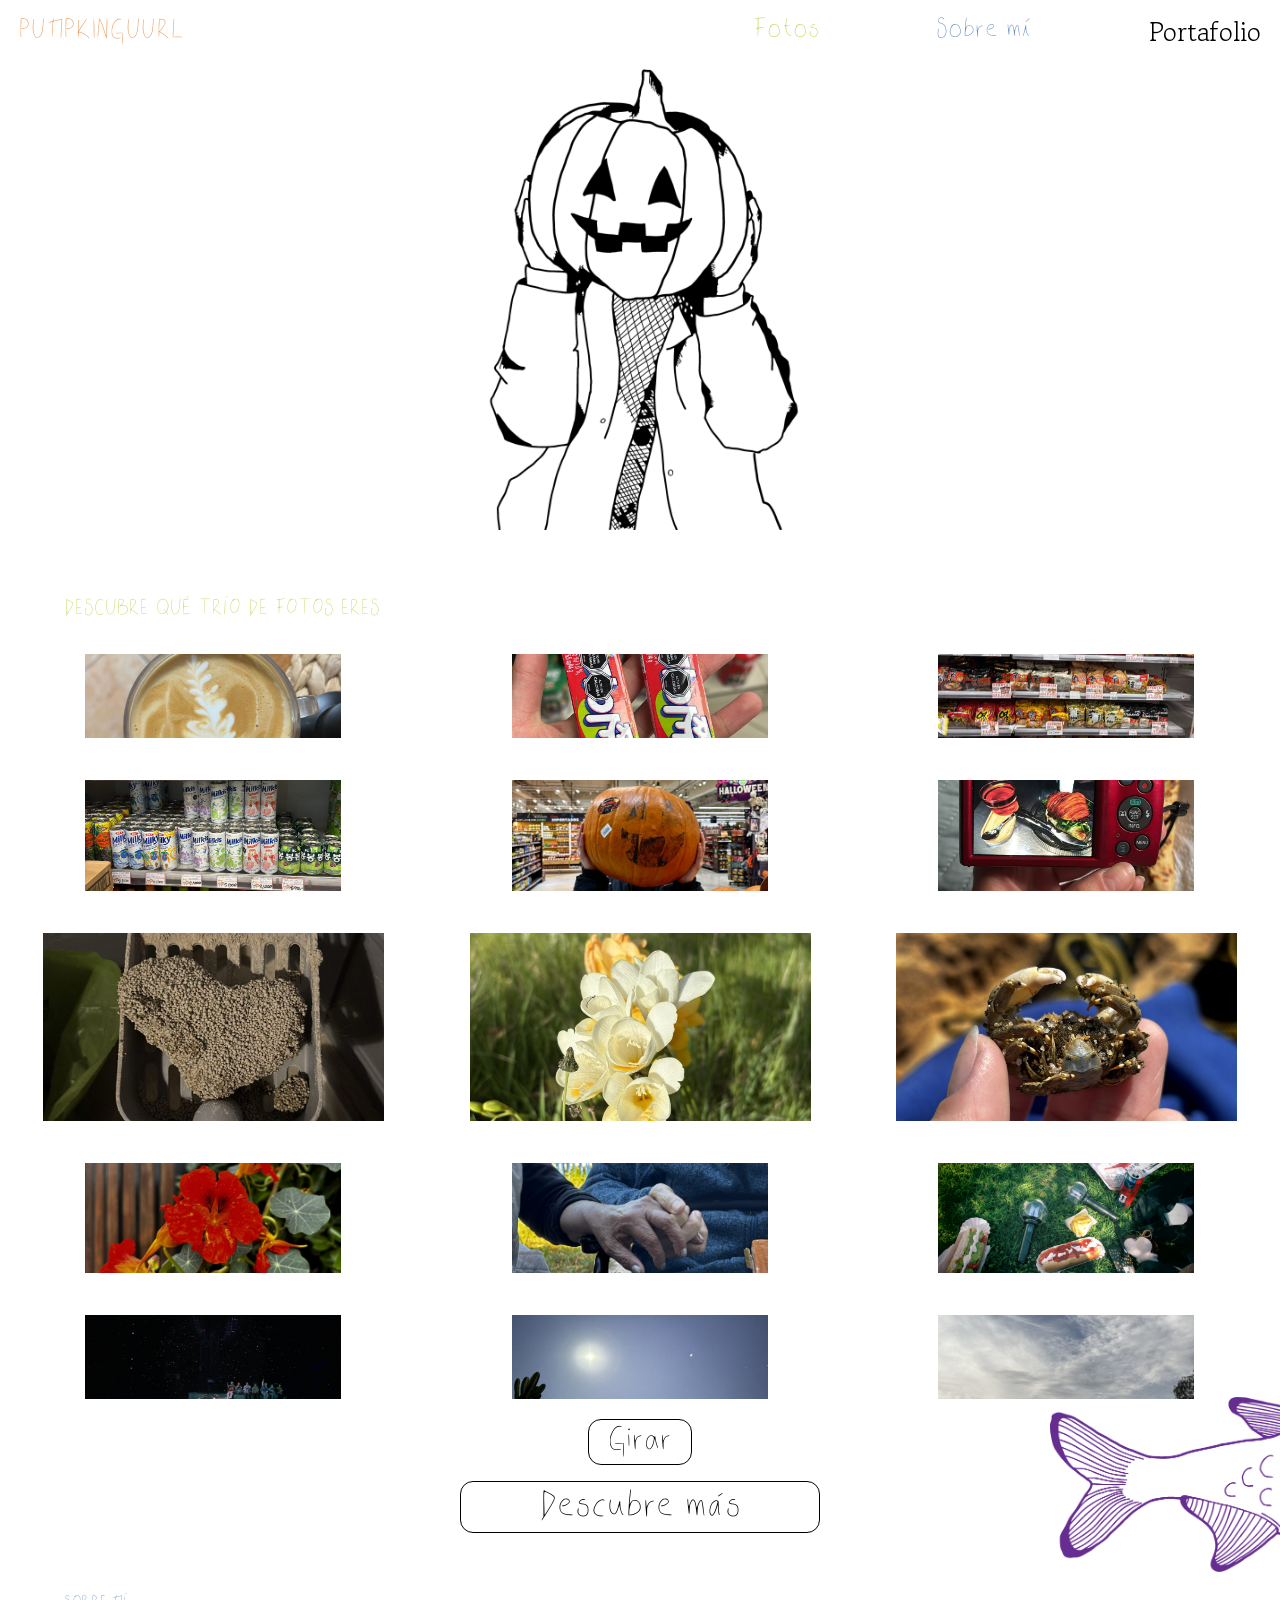
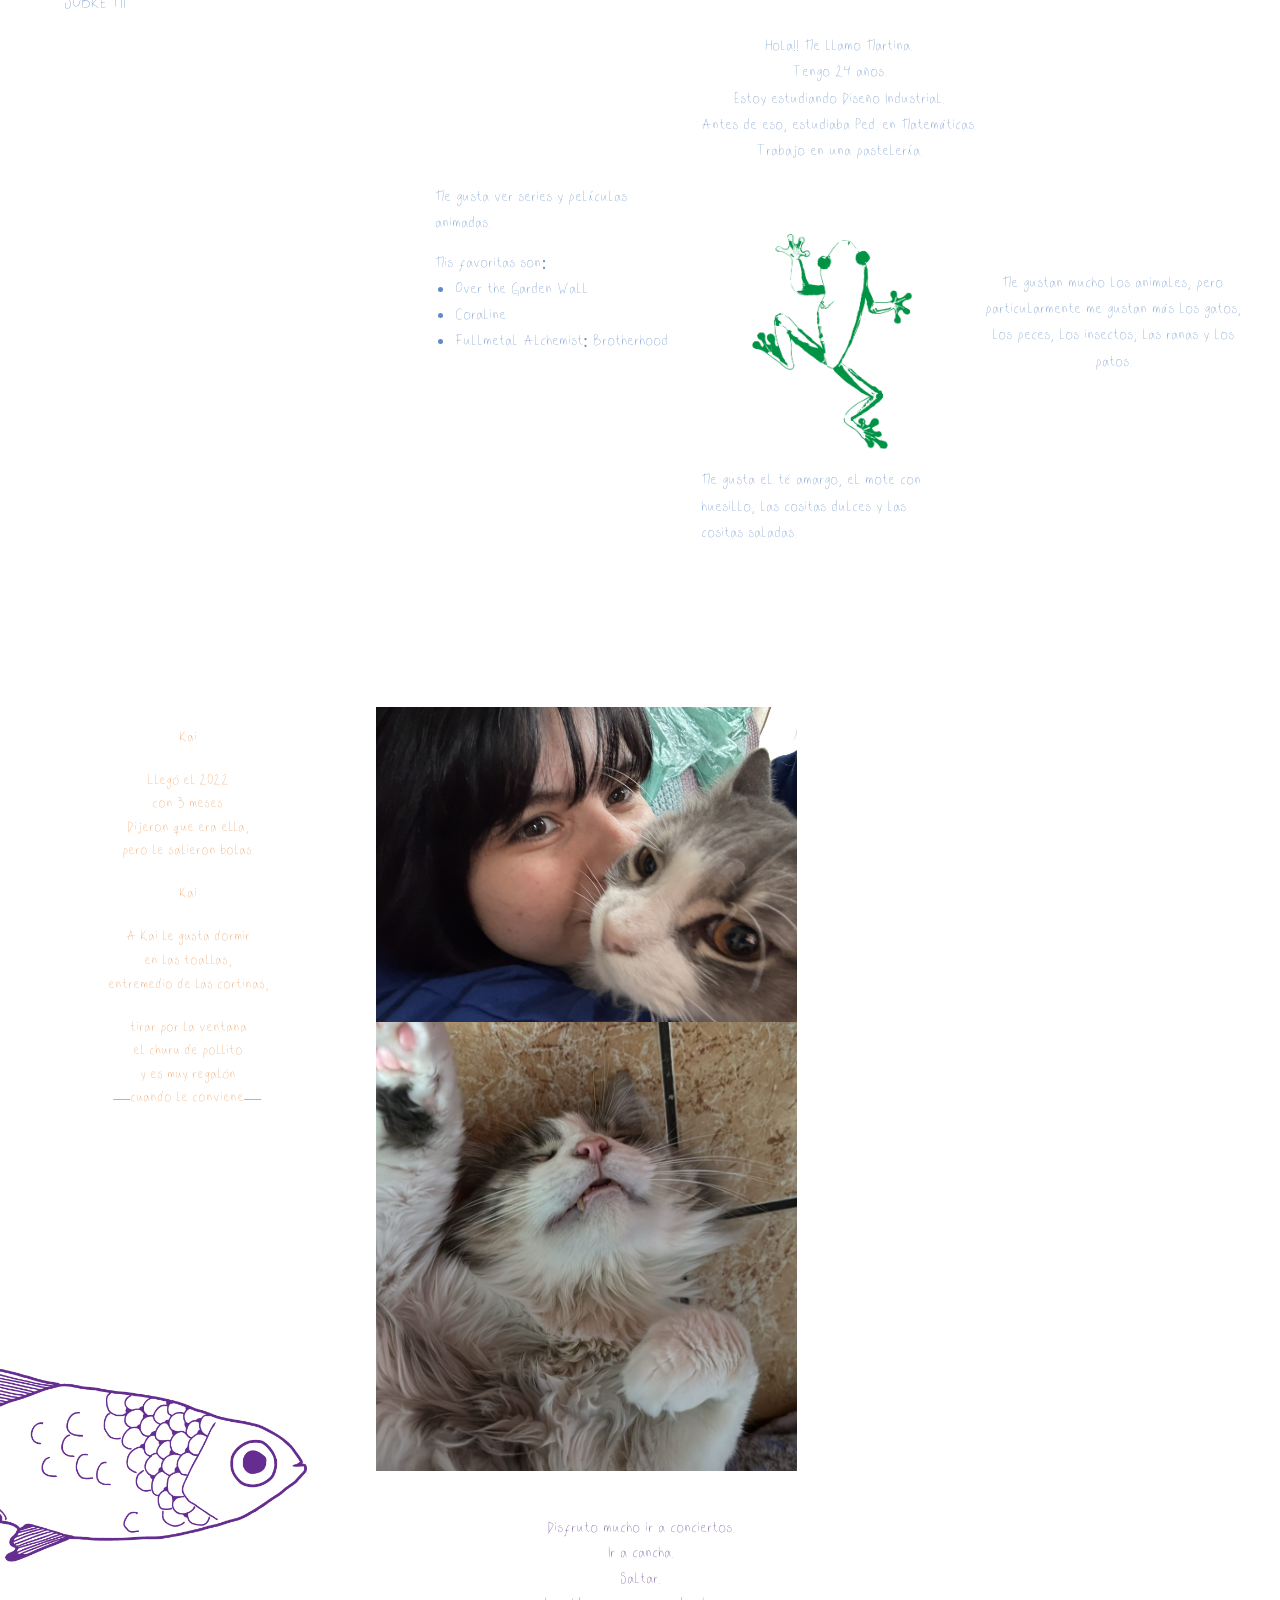
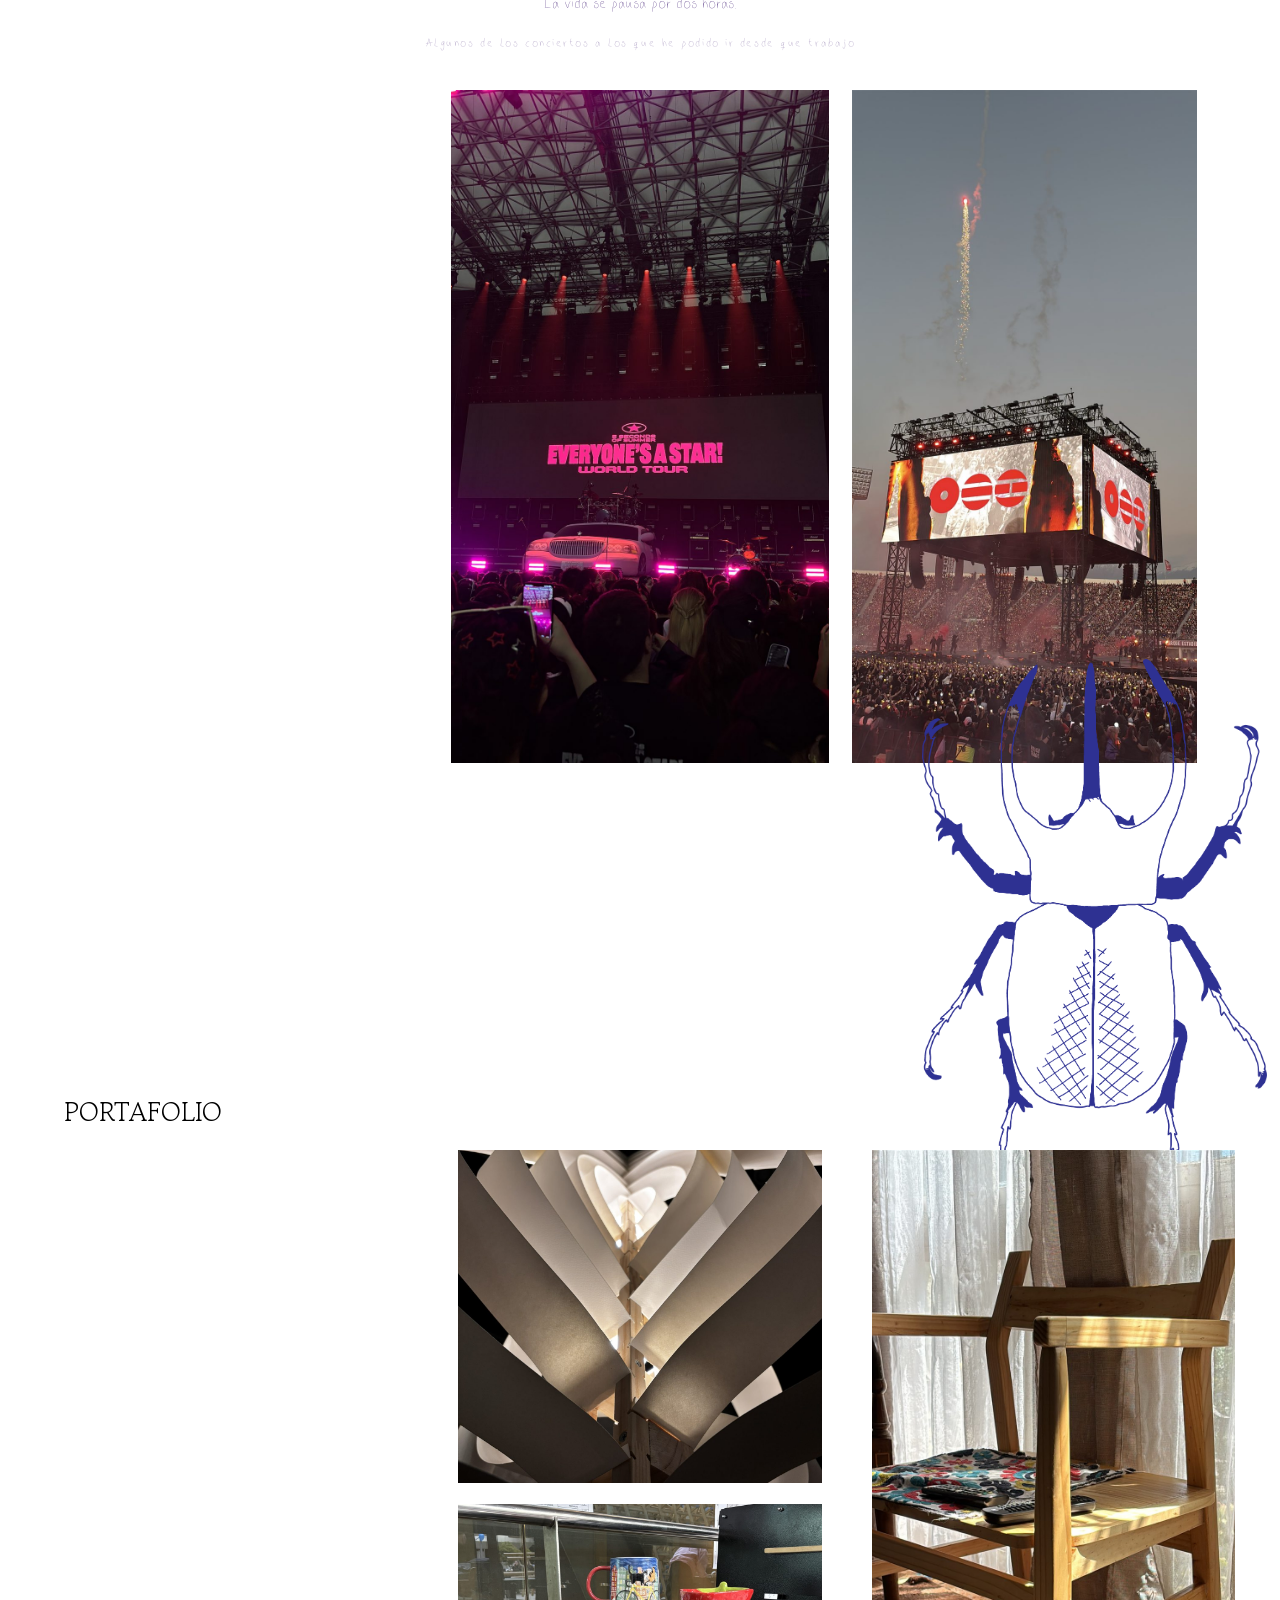
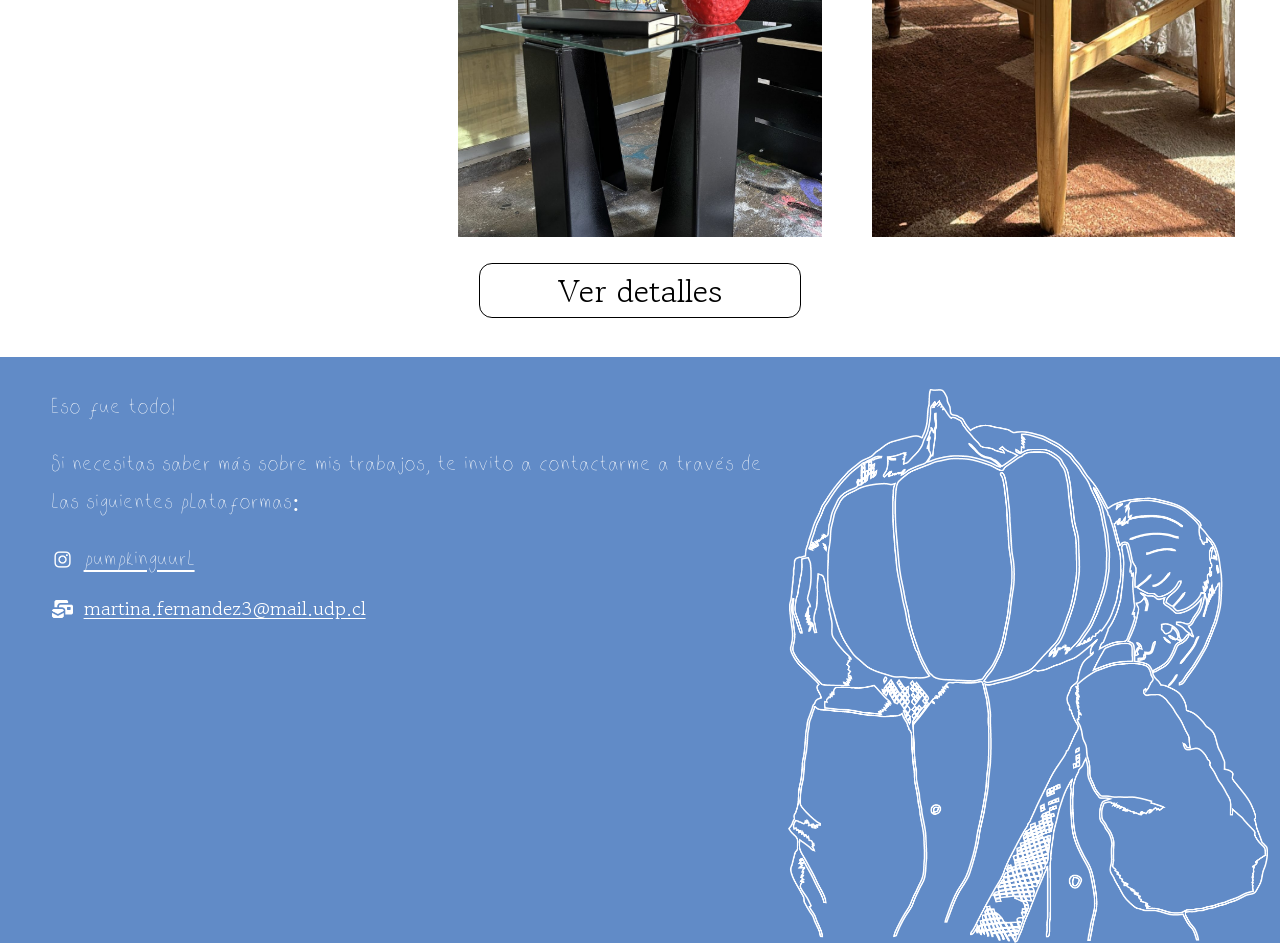
<file: index.html>
<!DOCTYPE html>
<html lang="es">
<head>
    <meta charset="UTF-8">
    <meta name="viewport" content="width=device-width, initial-scale=1.0">
    <title>pumpkinguurl</title>
        <!-- Agrega archivo de styles -->
    <link rel="stylesheet" href="styles.css">
    <!-- Agrega archivo de javascript -->
    <script src="script.js" defer></script>
</head>
<body>
    <header class="navbar">
        <a class="logo" href="index.html">pumpkinguurl</a>
        <nav aria-label="Navegación principal">
            <ul class="nav-links">
                <li><a href="#fotos">Fotos</a></li>
                <li><a href="#sobre-mi">Sobre mí</a></li>
                <li><a href="#portafolio">Portafolio</a></li>
            </ul>
        </nav>
    </header>

    <main>
        <!-- BANNER: cuando pasas el cursor sobre el banner-1 se cambia al banner-2 -->
        <section class="banner">
            <h1><img class="banner-1" src="imagenes/banner-1.png" alt="pumpkinguurl"></h1>
            <img class="banner-2" src="imagenes/banner-2.png" alt="pumpkinguurl">
        </section>

        <!-- RULETA DE FOTOS -->
        <section class="fotos" id="fotos">
            <h2>Descubre qué trío de fotos eres</h2>

            <div class="ruleta">
                <div class="columna">
                    <img src="imgruleta/img1.jpg" alt="Café con arte latte">
                    <img src="imgruleta/img4.jpg" alt="Estante de bebidas">
                    <img src="imgruleta/img7.jpg" alt="Pala de arena para gatos con un grumo en forma de corazón">
                    <img src="imgruleta/img10.jpg" alt="Flores rojas junto a una reja de madera">
                    <img src="imgruleta/img13.jpg" alt="Escenario de un concierto de noche">
                </div>
                <div class="columna">
                    <img src="imgruleta/img2.jpg" alt="Golosinas en la mano">
                    <img src="imgruleta/img5.jpg" alt="Persona tapándose la cara con una calabaza en un supermercado">
                    <img src="imgruleta/img8.jpg" alt="Flores blancas en el pasto">
                    <img src="imgruleta/img11.jpg" alt="Dos personas tomadas de la mano">
                    <img src="imgruleta/img14.jpg" alt="Luna llena sobre unos cactus">
                </div>
                <div class="columna">
                    <img src="imgruleta/img3.jpg" alt="Estante de supermercado con snacks">
                    <img src="imgruleta/img6.jpg" alt="Cámara digital mostrando una foto de comida">
                    <img src="imgruleta/img9.jpg" alt="Cangrejo pequeño en la palma de una mano">
                    <img src="imgruleta/img12.jpg" alt="Picnic en el pasto con completos y lightsticks">
                    <img src="imgruleta/img15.jpg" alt="Cielo nublado sobre un letrero">
                </div>
            </div>

            <button class="btn-girar" type="button">Girar</button>
            <!-- lleva a la galería de fotos -->
            <a class="btn-descubre" href="galeria.html">Descubre más</a>
        </section>

        <!-- Ilustración de pez 1 -->
        <img class="pez-1" src="imagenes/pez.png" alt="">

        <!-- SOBRE MÍ -->
        <section class="sobre-mi" id="sobre-mi">
            <h2>Sobre mí</h2>

            <div class="presentacion">
                <video class="yo-video" src="imagenes/yovideo.mp4" autoplay muted loop playsinline></video>

                <div class="presentacion-texto">
                    <p>Hola!! Me llamo Martina.<br>
                        Tengo 24 años.<br>
                        Estoy estudiando Diseño Industrial.<br>
                        Antes de eso, estudiaba Ped. en Matemáticas.<br>
                        Trabajo en una pastelería.</p>

                    <div class="gustos">
                        <div class="series">
                            <p>Me gusta ver series y películas animadas.</p>
                            <p>Mis favoritas son:</p>
                            <ul>
                                <li>Over the Garden Wall</li>
                                <li>Coraline</li>
                                <li>Fullmetal Alchemist: Brotherhood</li>
                            </ul>
                        </div>
                        <img class="rana" src="imagenes/rana.png" alt="">
                        <p class="animales">Me gustan mucho los animales, pero particularmente me gustan más los gatos, los peces, los insectos, las ranas y los patos.</p>
                        <p class="comida">Me gusta el té amargo, el mote con huesillo, las cositas dulces y las cositas saladas.</p>
                    </div>
                </div>
            </div>

            <!-- Kaicito -->
            <div class="kai">
                <div class="kai-texto">
                    <h3>Kai</h3>
                    <p>Llegó el 2022<br>
                        con 3 meses.<br>
                        Dijeron que era ella,<br>
                        pero le salieron bolas.</p>
                    <h3>Kai</h3>
                    <p>A Kai le gusta dormir<br>
                        en las toallas,<br>
                        entremedio de las cortinas,</p>
                    <p>tirar por la ventana<br>
                        el churu de pollito<br>
                        y es muy regalón<br>
                        —cuando le conviene—.</p>
                </div>
                <div class="kai-fotos">
                    <img src="imagenes/yoykai.jpg" alt="Martina abrazando a Kai">
                    <img src="imagenes/kai.jpg" alt="Kai acostado mirando hacia arriba">
                </div>
                <video class="kai-video" src="imagenes/kaivideo.mp4" autoplay muted loop playsinline></video>
            </div>

            <!-- Ilustración de pez 2 -->
            <img class="pez-2" src="imagenes/pez.png" alt="">

            <!-- Conciertos -->
            <div class="conciertos">
                <p>Disfruto mucho ir a conciertos.<br>
                    Ir a cancha.<br>
                    Saltar.<br>
                    La vida se pausa por dos horas.</p>
                <p class="conciertos-sub">Algunos de los conciertos a los que he podido ir desde que trabajo</p>

                <!-- aquí va el carrusel de conciertos -->
                <div class="carrusel">
                    <div class="carrusel-fotos">
                        <img src="imagenes/con1.jpg" alt="Concierto 1">
                        <img src="imagenes/con2.jpg" alt="Concierto 2">
                        <img src="imagenes/con3.jpg" alt="Concierto 3">
                        <img src="imagenes/con4.jpg" alt="Concierto 4">
                        <img src="imagenes/con5.jpeg" alt="Concierto 5">
                        <img src="imagenes/con6.jpg" alt="Concierto 6">
                    </div>

                </div>
            </div>
        </section>

        <!-- Ilustración de escarabajo -->
        <img class="escarabajo" src="imagenes/escarabajo-azul.png" alt="">

        <!-- Portafolio -->
        <section class="portafolio" id="portafolio">
            <h2>Portafolio</h2>

            <div class="proyectos">
                <figure class="proyecto">
                    <video src="imgportafolio/golondrina2.mp4" autoplay muted loop playsinline></video>
                    <figcaption>
                        <h3>Golondrina Chilena</h3>
                        <p>Taller Colectivo</p>
                        <p>2025-2</p>
                    </figcaption>
                </figure>
                <figure class="proyecto">
                    <img src="imgportafolio/lamp5.jpeg" alt="Luminaria Jüko">
                    <figcaption>
                        <h3>Jüko</h3>
                        <p>Taller Colectivo</p>
                        <p>2025-2</p>
                    </figcaption>
                </figure>
                <figure class="proyecto">
                    <img src="imgportafolio/mesa2.jpg" alt="Mesita de suelo">
                    <figcaption>
                        <h3>Mesita de suelo</h3>
                        <p>Fabricación Digital Avanzada</p>
                        <p>2026-1</p>
                    </figcaption>
                </figure>
                <figure class="proyecto">
                    <img src="imgportafolio/silla1.jpg" alt="Silla ARV">
                    <figcaption>
                        <h3>ARV Chair</h3>
                        <p>Máquinas y procesos</p>
                        <p>2025-1</p>
                    </figcaption>
                </figure>
            </div>

            <a class="btn-detalles" href="portafolio.html">Ver detalles</a>
        </section>
    </main>

    <!-- Footer -->
    <footer>
        <div class="footer-texto">
            <p>Eso fue todo!</p>
            <p>Si necesitas saber más sobre mis trabajos, te invito a contactarme a través de las siguientes plataformas:</p>
            <ul>
                <li><a href="https://www.instagram.com/pumpkinguurl/" target="_blank" rel="noopener noreferrer"><img src="imagenes/icono-instagram.png" alt="">pumpkinguurl</a></li>
                <li><a href="mailto:martina.fernandez3@mail.udp.cl"><img src="imagenes/icono-correo.png" alt="">martina.fernandez3@mail.udp.cl</a></li>
            </ul>
        </div>
        <img class="footer-img" src="imagenes/banner-blanco.png" alt="pumpkinguurl">
    </footer>
</body>
</html>
</file>
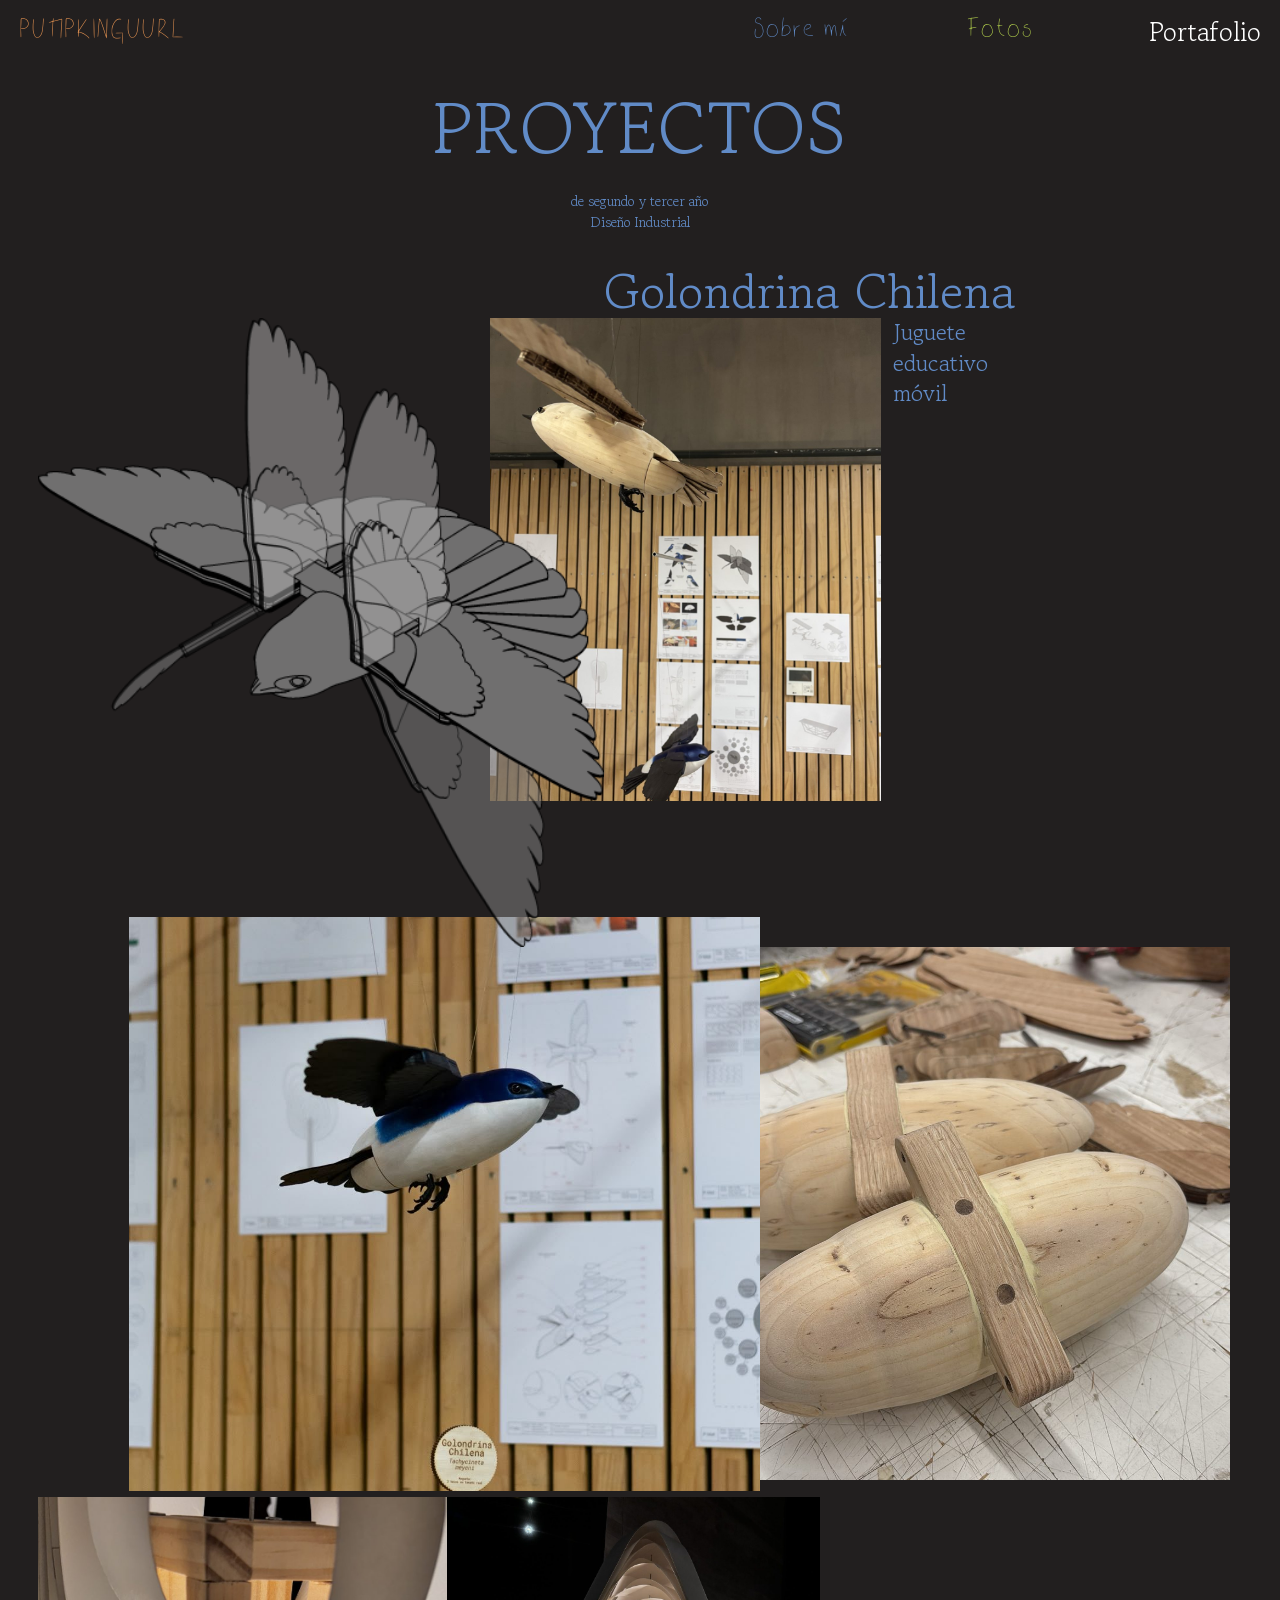
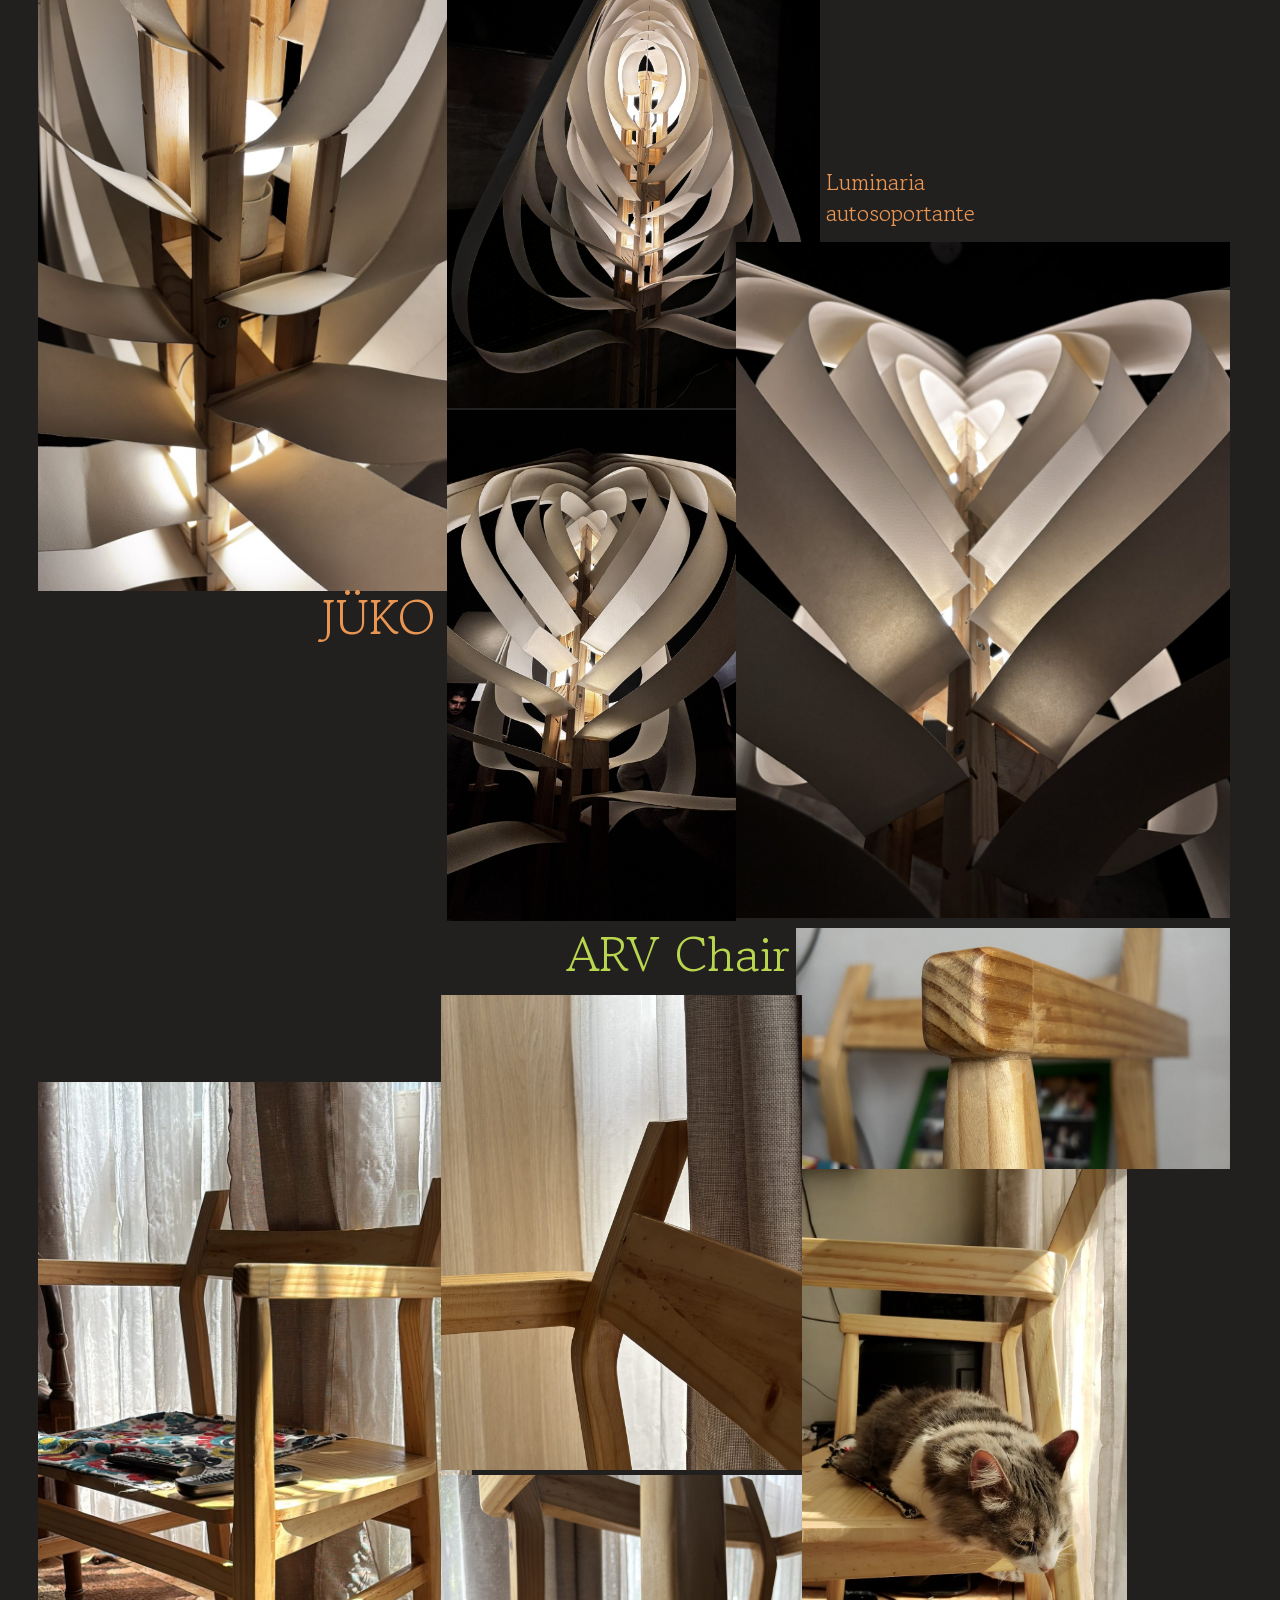
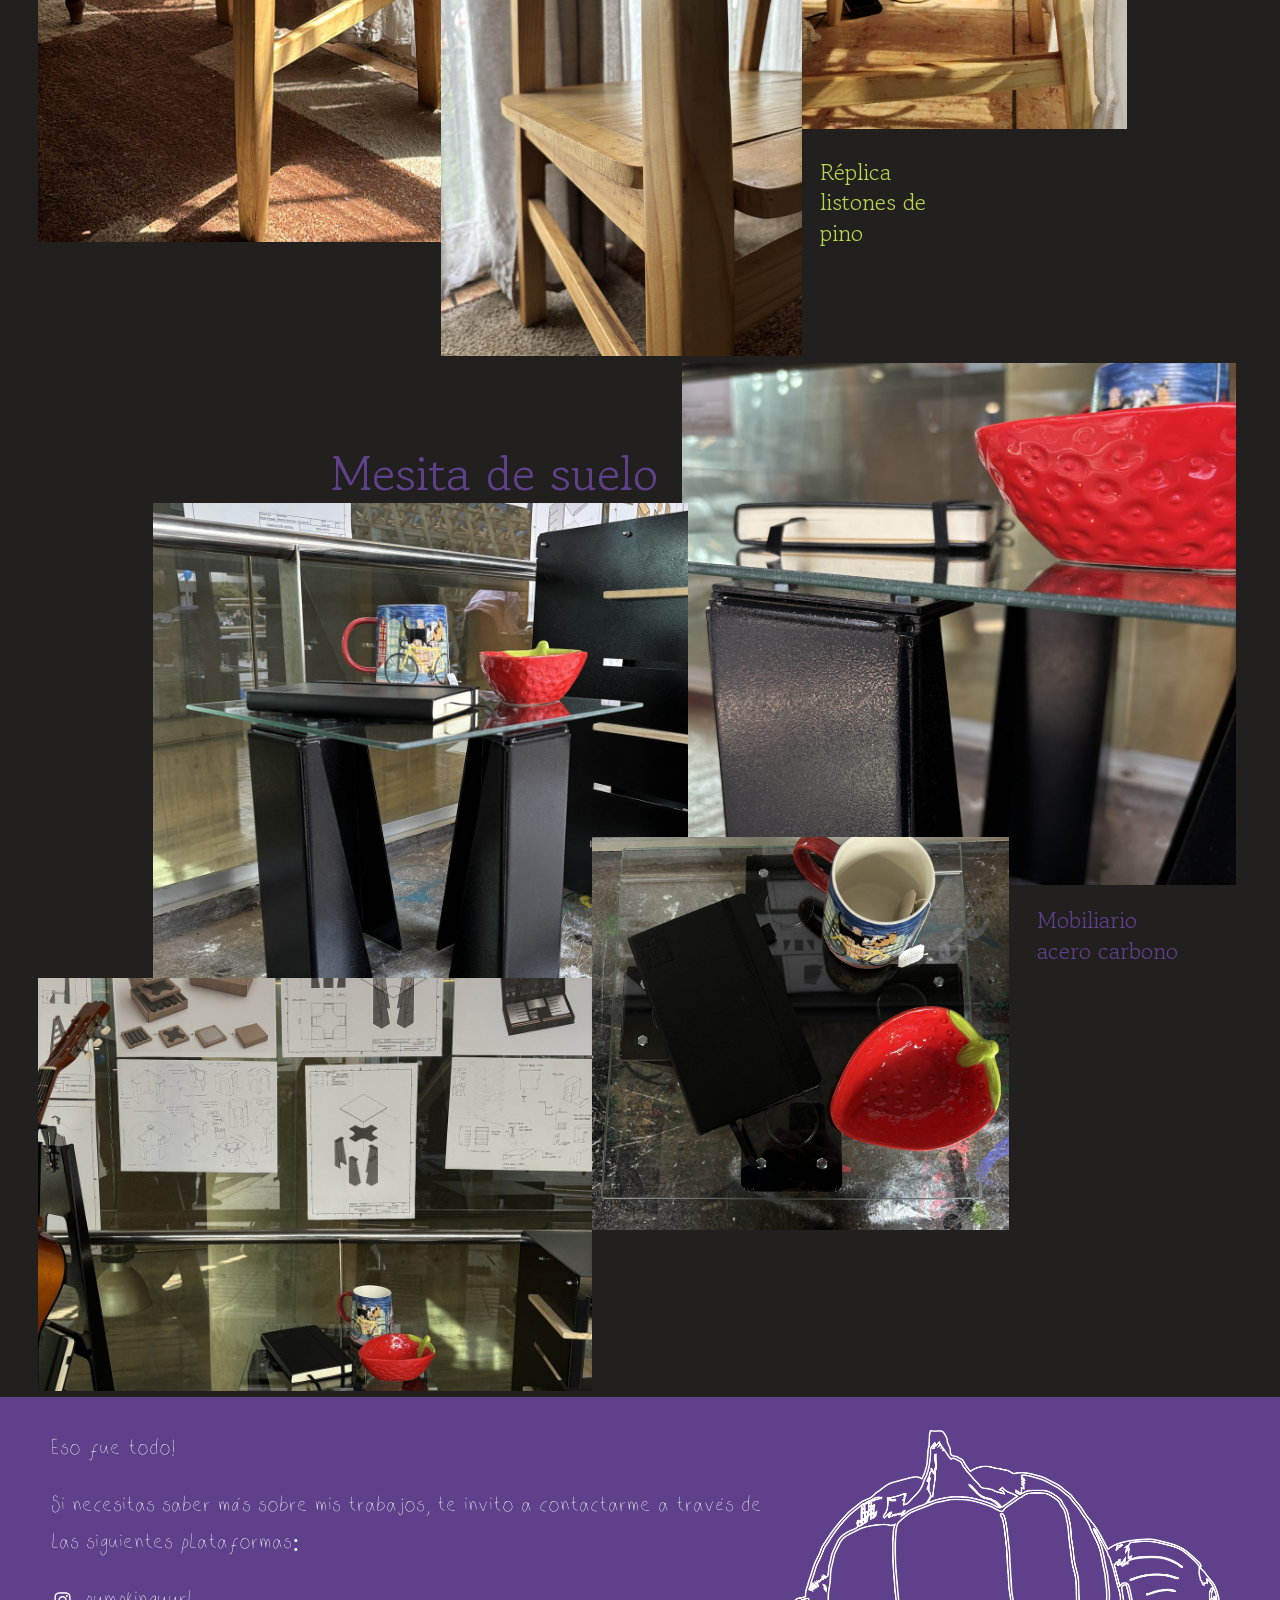
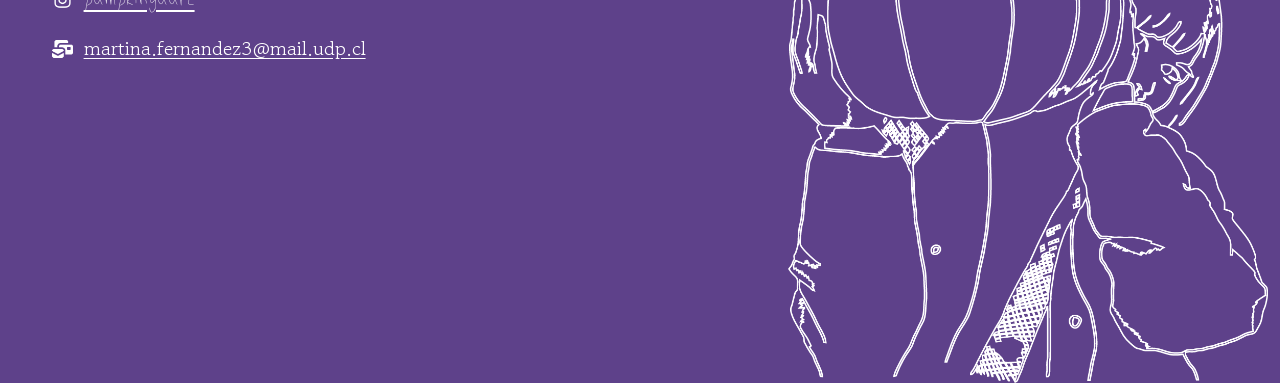
<file: portafolio.html>
<!DOCTYPE html>
<html lang="es">
<head>
    <meta charset="UTF-8">
    <meta name="viewport" content="width=device-width, initial-scale=1.0">
    <title>Proyectos | pumpkinguurl</title>
    <link rel="stylesheet" href="styles.css">
</head>
<body class="pag-portafolio">
    <header class="navbar">
        <a class="logo" href="index.html">pumpkinguurl</a>
        <nav aria-label="Navegación principal">
            <ul class="nav-links">
                <li><a href="index.html#sobre-mi">Sobre mí</a></li>
                <li><a href="index.html#fotos">Fotos</a></li>
                <li><a href="portafolio.html">Portafolio</a></li>
            </ul>
        </nav>
    </header>

    <main>
        <!-- Proyectos -->
        <section class="titulo-proyectos">
            <h1>Proyectos</h1>
            <p>de segundo y tercer año<br>
                Diseño Industrial</p>
        </section>

        <!-- GOLONDRINA -->
        <section class="golondrina">
            <h2>Golondrina <span>Chilena</span></h2>
            <p>Juguete educativo móvil</p>
            <div class="galeria">
                <img class="golondrina4" src="imgportafolio/golondrina4.png" alt="ISO golondrina con detalle en alas">
                <img class="golondrina3" src="imgportafolio/golondrina3.jpg" alt="Golondrina pintada y en madera">
                <img class="golondrina5" src="imgportafolio/golondrina5.jpeg" alt="Golondrina terminada">
                <img class="golondrina1" src="imgportafolio/golondrina1.jpg" alt="Golondrina antes de pintar">
            </div>
        </section>

        <!-- JÜKO -->
        <section class="juko">
            <h2>Jüko</h2>
            <p>Luminaria autosoportante</p>
            <div class="galeria">
                <img class="juko4" src="imgportafolio/lamp4.jpeg" alt="Detalle ampolleta">
                <img class="juko3" src="imgportafolio/lamp3.jpeg" alt="Lampara encendida frente">
                <img class="juko1" src="imgportafolio/lamp1.jpeg" alt="Detalle vista desde abajo">
                <img class="juko5" src="imgportafolio/lamp5.jpeg" alt="Detalle vista desde abajo">
            </div>
        </section>

        <!-- ARV CHAIR -->
        <section class="silla">
            <h2><span>ARV</span> Chair</h2>
            <p>Réplica listones de pino</p>
            <div class="galeria">
                <img class="silla1" src="imgportafolio/silla1.jpg" alt="Silla ARV junto a una ventana">
                <img class="silla3" src="imgportafolio/silla3.jpg" alt="Detalle respaldo">
                <img class="silla4" src="imgportafolio/silla4.jpg" alt="Detalle asiento y las patas">
                <img class="silla5" src="imgportafolio/silla5.jpg" alt="Detalle apoya brazos">
                <img class="silla2" src="imgportafolio/silla2.webp" alt="Kai en la silla">
            </div>
        </section>

        <!-- MESITA DE SUELO -->
        <section class="mesa">
            <h2>Mesita de suelo</h2>
            <p>Mobiliario acero carbono</p>
            <div class="galeria">
                <img class="mesa2" src="imgportafolio/mesa2.jpg" alt="Mesita de acero con cubierta de vidrio">
                <img class="mesa4" src="imgportafolio/mesa4.jpg" alt="Detalle mesita">
                <img class="mesa1" src="imgportafolio/mesa1.jpg" alt="Foto entrega con planos">
                <img class="mesa3" src="imgportafolio/mesa3.jpg" alt="Vista superior de la mesita">
            </div>
        </section>
    </main>

    <!-- FOOTER -->
    <footer>
        <div class="footer-texto">
            <p>Eso fue todo!</p>
            <p>Si necesitas saber más sobre mis trabajos, te invito a contactarme a través de las siguientes plataformas:</p>
            <ul>
                <li><a href="https://www.instagram.com/pumpkinguurl/" target="_blank" rel="noopener noreferrer"><img src="imagenes/icono-instagram.png" alt="">pumpkinguurl</a></li>
                <li><a href="mailto:martina.fernandez3@mail.udp.cl"><img src="imagenes/icono-correo.png" alt="">martina.fernandez3@mail.udp.cl</a></li>
            </ul>
        </div>
        <img class="footer-img" src="imagenes/banner-blanco.png" alt="pumpkinguurl">
    </footer>
</body>
</html>
</file>
<file: styles.css>
/* =====================================================================
   style.css — pumpkinguurl
   Sirve para las tres páginas: index.html, portafolio.html y galeria.html
   ===================================================================== */


/* =====================================================================
   1. FUENTES (se cargan desde la carpeta "fuentes/")
   ===================================================================== */

/* @font-face le "presenta" una fuente al navegador: le da un nombre y le dice dónde está el archivo */
@font-face {
    font-family: "PumpkinFont";                                      /* nombre con el que la usaremos en el CSS */
       src: url("fuentes/Pumpkin-Regular.otf") format("opentype"),  /* primero intenta con el .otf */
         url("fuentes/Pumpkin-Regular.ttf") format("truetype");  /* si no puede, usa el .ttf */
    font-weight: normal;                                             /* es la versión normal (no negrita) */
    font-display: swap;                                              /* muestra texto mientras la fuente carga, para que no quede en blanco */
}

@font-face {
    font-family: "Gowun Batang";                                     /* nombre de la fuente serif */
    src: url("fuentes/GowunBatang-Regular.ttf") format("truetype");  /* archivo de la versión normal */
    font-weight: normal;                                             /* se usa cuando el texto NO es negrita */
    font-display: swap;                                              /* texto visible mientras carga */
}

@font-face {
    font-family: "Gowun Batang";                                     /* mismo nombre que la anterior... */
    src: url("fuentes/GowunBatang-Bold.ttf") format("truetype");     /* ...pero este es el archivo en negrita */
    font-weight: bold;                                               /* se usa automáticamente cuando el texto va en negrita */
    font-display: swap;                                              /* texto visible mientras carga */
}


/* =====================================================================
   2. VARIABLES (colores y fuentes que se repiten)
   ===================================================================== */

/* :root es "la raíz" de la página; lo que se guarda aquí se puede usar en todo el CSS */
:root {
    --fuente-mano: "PumpkinFont", cursive;         /* tu letra a mano (si no carga, usa una cursiva) */
    --fuente-serif: "Gowun Batang", Georgia, serif; /* letra serif (si no carga, usa Georgia) */

    --azul: #618bc7;          /* azul: "Sobre mí", presentación, Golondrina, footer del inicio */
    --naranjo: #ea9653;       /* naranjo: logo, textos de Kai, Jüko */
    --verde: #b8d64e;         /* verde: "Fotos", título de la ruleta, ARV Chair */
    --morado: #5e418a;        /* morado: conciertos, Mesita, footer del portafolio */
    --negro: #000000;         /* negro: textos y bordes */
    --blanco: #ffffff;        /* blanco: fondos y textos sobre color */
    --fondo-oscuro: #221f1f;  /* fondo de la página de portafolio */
}


/* =====================================================================
   3. BASE (cosas generales para todo el sitio)
   ===================================================================== */

/* El * selecciona TODOS los elementos */
* {
    box-sizing: border-box; /* el ancho incluye el relleno y el borde, así las medidas no se "inflan" */
}

html {
    font-size: 100%;         /* 1rem = 16 px (tamaño base). En las secciones 14 y 15 este valor cambia según la pantalla */
    scroll-behavior: smooth; /* al hacer clic en un link interno (#sobre-mi) baja suave y no de golpe */
}

body {
    margin: 0;                         /* quita el espacio blanco que el navegador pone alrededor */
    font-family: var(--fuente-mano);   /* toda la página usa la letra a mano por defecto */
    color: var(--negro);                /* color de texto por defecto */
    background-color: var(--blanco);         /* fondo blanco */
    overflow-x: hidden;                /* esconde lo que se sale por los lados (los peces cortados) sin crear barra horizontal */
}

/* Imágenes y videos */
img,
video {
    display: block;   /* se comportan como bloques: sin espacio raro debajo */
    max-width: 100%;  /* nunca más anchos que su contenedor */
}

/* Títulos, párrafos, listas y figuras */
h1, h2, h3, p, ul, figure {
    margin: 0; /* quita los márgenes automáticos del navegador; los ponemos nosotros donde hagan falta */
}


/* =====================================================================
   4. NAVBAR (barra de arriba, igual en las dos páginas)
   ===================================================================== */

.navbar {
    display: flex;                   /* pone el logo y el menú en una fila */
    justify-content: space-between;  /* logo a la izquierda, menú a la derecha */
    align-items: center;             /* los centra en vertical */
    padding: 1rem 1.5rem;            /* espacio por dentro: 1rem arriba/abajo, 1.5rem a los lados */
}

.logo {
    color: var(--naranjo);       /* logo naranjo */
    font-size: 2.5rem;           /* tamaño de letra */
    text-transform: uppercase;   /* lo muestra en MAYÚSCULAS */
    text-decoration: none;       /* quita el subrayado del link */
    letter-spacing: 0.05rem;     /* separa un poquito las letras */
}

.nav-links {
    display: flex;     /* los links del menú quedan en una fila */
    gap: 9rem;         /* espacio grande entre cada link */
    list-style: none;  /* quita los puntitos de la lista */
    padding: 0;        /* quita el espacio izquierdo que traen las listas */
}

.nav-links a {
    font-size: 2.5rem;      /* tamaño de letra del menú */
    text-decoration: none;  /* sin subrayado */
}

/* Cada link tiene su color según a dónde lleva (funciona en las dos páginas aunque cambie el orden) */
.nav-links a[href*="fotos"] {
    color: var(--verde); /* el link que contiene "fotos" es verde */
}

.nav-links a[href*="sobre-mi"] {
    color: var(--azul); /* el link que contiene "sobre-mi" es azul */
}

.nav-links a[href*="portafolio"] {
    color: var(--negro);               /* "Portafolio" en negro */
    font-family: var(--fuente-serif);  /* y con letra serif */
    font-size: 2rem;
}

.nav-links a:hover {
    text-decoration: underline; /* al pasar el mouse aparece un subrayado */
}


/* =====================================================================
   5. INICIO — contenedor principal
   ===================================================================== */

main {
    display: flex;           /* todo lo de adentro se ordena con flexbox */
    flex-direction: column;  /* una cosa debajo de la otra (secciones y peces) */
    overflow-x: clip;        /* recorta lo que se sale por los lados (peces), así en el celular la página no se mueve hacia el costado */
}


/* =====================================================================
   6. BANNER (calabaza que cambia al pasar el mouse)
   ===================================================================== */

.banner {
    display: flex;            /* para centrar la ilustración */
    justify-content: center;  /* la centra en horizontal */
    padding: 0.5rem 0 3rem;   /* espacio arriba y abajo */
}

.banner h1 {
    display: flex;            /* para centrar la imagen que está dentro del h1 */
    justify-content: center;  /* centrada */
    width: 36%;               /* ancho de la ilustración (como en Figma) */
}

.banner .banner-1 {
    width: 100%; /* la imagen ocupa todo el ancho del h1 */
}

.banner .banner-2 {
    display: none; /* la segunda imagen parte escondida */
    width: 36%;    /* mismo tamaño que la primera */
}

.banner:hover h1 {
    display: none; /* al pasar el mouse por el banner se esconde la imagen 1 */
}

.banner:hover .banner-2 {
    display: block; /* y aparece la imagen 2 en su lugar */
}


/* =====================================================================
   7. RULETA DE FOTOS
   ===================================================================== */

.fotos {
    display: flex;           /* ordena título, ruleta y botones */
    flex-direction: column;  /* uno debajo del otro */
    align-items: center;     /* todo centrado en horizontal */
    padding: 2rem 0 3rem;    /* espacio arriba y abajo de la sección */
}

.fotos h2 {
    align-self: stretch;        /* el título ocupa todo el ancho (no se centra) */
    padding: 0 5%;              /* margen a los lados para que no toque el borde */
    margin-bottom: 2.5rem;      /* espacio entre el título y la ruleta */
    color: var(--verde);        /* verde limón */
    font-size: 2rem;          /* tamaño */
    font-weight: normal;        /* sin negrita */
    text-transform: uppercase;  /* en mayúsculas */
}

.ruleta {
    display: flex; /* las 3 columnas quedan una al lado de la otra */
    width: 100%;   /* la ruleta ocupa todo el ancho de la página */
}

/* Cada columna es como la "ventanita" de una tragamonedas */
.columna {
    display: flex;           /* ordena las fotos */
    flex-direction: column;  /* una debajo de la otra */
    align-items: center;     /* centradas */
    gap: 3.25rem;            /* espacio entre fotos (por si el JS no carga) */
    width: 33.33%;           /* cada columna es un tercio del ancho */
    height: 57.5rem;         /* alto fijo: muestra exactamente 5 fotos */
    overflow: hidden;        /* lo que se sale de la ventanita no se ve (clave para el efecto de giro) */
}

/* La "tira" la crea el JavaScript: es la cinta de fotos que se mueve hacia arriba */
.tira {
    display: flex;            /* ordena las fotos de la cinta */
    flex-direction: column;   /* en vertical */
    align-items: center;      /* centradas */
    flex-shrink: 0;           /* la cinta no se aplasta aunque sea más alta que la ventana */
    gap: 3.25rem;             /* espacio entre fotos */
    width: 100%;              /* ancho completo de la columna */
    will-change: transform;   /* le avisa al navegador que se va a mover, para que la animación sea fluida */
}

.columna img {
    flex-shrink: 0;                /* las fotos no se achican solas */
    width: 60%;                    /* ancho de las fotos normales */
    height: 8.5rem;                /* alto de las fotos medianas */
    object-fit: cover;             /* la foto llena su caja recortándose, sin deformarse */
    background-color: rgba(97, 139, 199, 0.15); /* azul muy clarito mientras la foto carga */
    transition: height 0.5s ease, width 0.5s ease; /* cuando cambian de tamaño lo hacen suave */
}

/* Fotos 1 y 5 (las de los extremos) más bajitas: da efecto de rodillo curvo */
.columna img:nth-child(1),
.columna img:nth-child(5) {
    height: 6.5rem; /* más bajas */
}

/* Foto 3 (la del medio): es la que "te toca" */
.columna img:nth-child(3) {
    width: 80%;      /* más ancha */
    height: 14.5rem; /* y más alta */
}

/* Mientras gira, las fotos se ven un poquito borrosas, como una tragamonedas de verdad */
.ruleta.girando img {
    filter: blur(0.06rem); /* desenfoque suave */
}

/* Botón Girar */
.btn-girar {
    margin-top: 1.5rem;                    /* separación con la ruleta */
    padding: 0.1rem 1.5rem;                /* espacio dentro del botón */
    font-family: var(--fuente-mano);       /* los botones no heredan la fuente solos, por eso se la damos */
    font-size: 3rem;                       /* texto grande */
    color: var(--negro);                    /* color del texto */
    background-color: var(--blanco);             /* fondo blanco */
    border: 0.08rem solid var(--negro);     /* borde fino gris */
    border-radius: 1rem;                   /* esquinas redondeadas */
    cursor: pointer;                       /* aparece la manito al pasar el mouse */
    transition: background-color 0.2s, color 0.2s; /* el cambio de color en hover es suave */
}

.btn-girar:hover:not(:disabled) {
    background-color: var(--verde); /* al pasar el mouse se pinta verde (solo si se puede apretar) */
    border-color: var(--verde);     /* el borde también se pinta verde */
}

.btn-girar:disabled {
    opacity: 0.5;    /* mientras gira, el botón se ve apagado */
    cursor: wait;    /* y el cursor muestra "espera" */
}

/* Botón Descubre más */
.btn-descubre {
    margin-top: 1.25rem;                /* separación con Girar */
    padding: 0.1rem 6rem;               /* botón ancho */
    font-size: 3.5rem;                  /* texto grande */
    color: var(--negro);                 /* color del texto */
    text-decoration: none;              /* sin subrayado */
    border: 0.08rem solid var(--negro);  /* borde fino */
    border-radius: 1rem;                /* esquinas redondeadas */
    transition: background-color 0.2s, color 0.2s; /* cambio suave al pasar el mouse */
}

.btn-descubre:hover {
    background-color: var(--azul); /* al pasar el mouse se pinta azul */
    color: var(--blanco);                /* letra blanca */
}


/* =====================================================================
   8. ILUSTRACIONES DE FONDO (peces y escarabajo)
   Como no usamos position, las movemos con márgenes negativos:
   un margen negativo "tira" la imagen hacia arriba o hacia afuera.
   ===================================================================== */

.pez-1 {
    align-self: flex-end;       /* se pega al lado derecho */
    width: 38%;                 /* tamaño del pez */
    margin-top: -13.5rem;       /* sube para quedar al lado de "Descubre más" */
    margin-right: -20%;         /* se sale por la derecha (queda cortado, como en Figma) */
}

.pez-2 {
    align-self: flex-start;     /* se pega al lado izquierdo */
    width: 45%;                 /* tamaño del pez */
    margin-top: -8.5rem;        /* sube y se monta sobre la parte de abajo de Kai */
    margin-bottom: -4rem;       /* el texto de conciertos sube y queda a su lado */
    margin-left: -21%;           /* la cola se sale por la izquierda */
}

.escarabajo {
    align-self: flex-end;       /* a la derecha */
    width: 27%;                 /* tamaño */
    margin-top: -10rem;        /* sube hasta tocar el carrusel */
    margin-right: 1%;           /* un poquito separado del borde */
    margin-bottom: -10rem;       /* el título PORTAFOLIO sube y queda a su lado */
}


/* =====================================================================
   9. SOBRE MÍ
   ===================================================================== */

.sobre-mi {
    display: flex;           /* ordena las partes de la sección */
    flex-direction: column;  /* una debajo de otra */
    padding: 1.5rem 0 2rem;  /* espacio arriba y abajo */
}

.sobre-mi > h2 {
    padding: 0 5%;              /* separado del borde izquierdo */
    margin-bottom: 1.5rem;      /* espacio bajo el título */
    color: var(--azul);         /* azul */
    font-size: 1.6rem;          /* tamaño */
    font-weight: normal;        /* sin negrita */
    text-transform: uppercase;  /* en mayúsculas */
}

/* --- Presentación: video a la izquierda, texto a la derecha --- */
.presentacion {
    display: flex;            /* video y texto en una fila */
    align-items: flex-start;  /* los dos parten desde arriba */
    gap: 3%;                  /* espacio entre video y texto */
    padding: 0 3%;            /* margen a los lados */
    margin-bottom: 2.5rem;    /* espacio antes de la parte de Kai */
}

.yo-video {
    width: 30%;           /* el video ocupa casi un tercio */
    aspect-ratio: 9 / 16; /* formato vertical, como el de un celular */
    object-fit: cover;    /* llena su caja sin deformarse */
}

.presentacion-texto {
    flex: 1;                  /* ocupa todo el espacio que sobra al lado del video */
    display: flex;            /* ordena el párrafo y los gustos */
    flex-direction: column;   /* uno debajo del otro */
    align-items: center;      /* centrados */
    gap: 1.5rem;              /* espacio entre el saludo y los gustos */
    color: var(--azul);       /* todo el texto en azul */
    font-size: 1.4rem;        /* tamaño de letra */
    line-height: 1.45;        /* espacio entre líneas */
}

.presentacion-texto > p {
    text-align: center; /* el saludo va centrado */
}

.gustos {
    display: flex;                   /* series, rana y animales en una fila */
    flex-wrap: wrap;                 /* si no cabe algo, pasa a la fila de abajo (la comida) */
    justify-content: space-between;  /* reparte los elementos de borde a borde */
    align-items: flex-start;         /* todos parten desde arriba */
    width: 100%;                     /* ocupa todo el ancho del texto */
}

.series {
    width: 30%; /* columna izquierda */
}

.series p + p {
    margin-top: 1rem; /* separa "Mis favoritas son:" del párrafo anterior */
}

.series ul {
    padding-left: 1.5rem; /* deja espacio para los puntitos de la lista */
}

.rana {
    width: 25%; /* la rana al centro */
}

.animales {
    align-self: center;  /* este texto queda centrado en vertical respecto a la rana */
    width: 32%;          /* columna derecha */
    text-align: center;  /* texto centrado */
}

.comida {
    width: 30%;         /* ancho del texto */
    margin-left: 33%;   /* lo empuja hacia la derecha para que quede bajo la rana */
    margin-top: 0.5rem; /* pequeño espacio con la rana */
}

/* --- Kai: texto, dos fotos apiladas y un video --- */
.kai {
    display: flex;       /* las tres partes en una fila */
    padding-right: 2%;   /* espacio con el borde derecho */
}

.kai-texto {
    width: 30%;               /* columna del texto */
    display: flex;            /* ordena títulos y párrafos */
    flex-direction: column;   /* uno debajo del otro */
    align-items: center;      /* centrados */
    gap: 1.5rem;              /* espacio entre cada bloque */
    padding-top: 1.5rem;      /* espacio arriba */
    color: var(--naranjo);    /* texto naranjo */
    font-size: 1.3rem;        /* tamaño */
    line-height: 1.4;         /* espacio entre líneas */
    text-align: center;       /* texto centrado */
}

.kai-texto h3 {
    font-size: 1.3rem;    /* mismo tamaño que el texto */
    font-weight: normal;  /* sin negrita */
}

.kai-fotos {
    width: 33.5%;            /* columna de las fotos */
    display: flex;           /* ordena las dos fotos */
    flex-direction: column;  /* una arriba de la otra */
}

.kai-fotos img {
    width: 100%;        /* cada foto ocupa todo el ancho de su columna */
    object-fit: cover;  /* se recorta sin deformarse */
}

.kai-fotos img:first-child {
    aspect-ratio: 4 / 3; /* la foto de arriba es más apaisada */
}

.kai-fotos img:last-child {
    aspect-ratio: 15 / 16; /* la de abajo es casi cuadrada */
}

.kai-video {
    width: 33.5%;         /* columna del video */
    margin-left: 1%;      /* pequeño espacio con las fotos */
    align-self: stretch;  /* se estira hasta el alto de las dos fotos juntas */
    object-fit: cover;    /* llena ese espacio sin deformarse */
}

/* --- Conciertos --- */
.conciertos {
    display: flex;           /* ordena texto y carrusel */
    flex-direction: column;  /* uno debajo del otro */
    align-items: center;     /* todo centrado */
    color: var(--morado);    /* texto morado */
}

.conciertos > p:first-child {
    font-size: 1.4rem;   /* tamaño del texto principal */
    line-height: 1.4;    /* espacio entre líneas */
    text-align: center;  /* centrado */
}

.conciertos-sub {
    margin: 1.5rem 0 3rem;      /* espacio arriba y abajo */
    color: var(--morado);       /* morado... */
    opacity: 0.6;               /* ...más transparente, así se ve lila suave */
    font-size: 1.1rem;          /* más chico */
    letter-spacing: 0.12rem;    /* letras más separadas */
    text-align: center;         /* centrado */
}


/* =====================================================================
   10. CARRUSEL DE CONCIERTOS (solo CSS: se desliza con scroll-snap)
   ===================================================================== */

.carrusel {
    display: flex;        /* flecha, fotos y flecha en una fila */
    align-items: center;  /* centrados en vertical */
    width: 87%;           /* ancho total del carrusel */
}

/* La franja de fotos que se desliza */
.carrusel-fotos {
    display: flex;                  /* fotos una al lado de la otra */
    align-items: center;            /* centradas en vertical */
    flex-shrink: 0;                 /* no se achica */
    gap: 2%;                        /* espacio entre fotos */
    width: 100%;                    /* ocupa todo el carrusel */
    overflow-x: auto;               /* permite deslizar hacia los lados */
    scroll-snap-type: x mandatory;  /* al soltar, siempre "imanta" a una foto */
    scroll-behavior: smooth;        /* el movimiento es suave */
    scrollbar-width: none;          /* esconde la barra de scroll (Firefox) */
}

.carrusel-fotos::-webkit-scrollbar {
    display: none; /* esconde la barra de scroll (Chrome y Safari) */
}

/* Espacios vacíos al inicio y al final para que la primera y la última foto puedan quedar al centro */
.carrusel-fotos::before,
.carrusel-fotos::after {
    content: "";      /* necesario para que el espacio exista */
    flex: 0 0 31%;    /* un "relleno" invisible de 31% de ancho */
}

.carrusel-fotos img {
    flex: 0 0 34%;              /* cada foto mide 34% del ancho: se ven 3 */
    min-width: 0;               /* evita que la foto se quede en su tamaño original (si no, ignora el 34%) */
    aspect-ratio: 9 / 16;       /* fotos verticales */
    object-fit: cover;          /* recortadas sin deformarse */
    scroll-snap-align: center;  /* el "imán" deja la foto justo al centro */
}

/* EXTRA solo con CSS: la foto del centro se ve más grande y las de los lados más chicas.
   Funciona en Chrome, Edge y Safari nuevos. En navegadores que no lo entienden,
   simplemente se ven las 3 del mismo tamaño (no se rompe nada). */
@supports (animation-timeline: view()) {
    .carrusel-fotos img {
        animation: foto-al-centro linear both; /* usa la animación de abajo */
        animation-timeline: view(inline);      /* la animación avanza según la posición de la foto al deslizar, no según el tiempo */
    }
}

/* Cuando la foto entra (0%) y sale (100%) está chica; al centro (50%) está en tamaño normal */
@keyframes foto-al-centro {
    0%, 100% { transform: scale(0.6); } /* chica en los bordes */
    50%      { transform: scale(1); }   /* tamaño real en el centro */
}

.proyecto {
    font-family: var(--fuente-serif);  /* letra a mano */
}

/* =====================================================================
   11. PORTAFOLIO EN EL INICIO (4 proyectos con hover)
   ===================================================================== */

.portafolio {
    display: flex;           /* ordena título, proyectos y botón */
    flex-direction: column;  /* uno debajo del otro */
    align-items: center;     /* centrados */
    padding: 1.5rem 0 3rem;  /* espacio arriba y abajo */
}

.portafolio > h2 {
    align-self: stretch;               /* el título ocupa todo el ancho */
    padding: 0 5%;                     /* separado del borde */
    margin-bottom: 1.5rem;             /* espacio con las fotos */
    color: var(--negro);               /* negro */
    font-family: var(--fuente-serif);  /* letra serif */
    font-size: 2rem;                   /* tamaño */
    font-weight: normal;               /* sin negrita */
    text-transform: uppercase;         /* mayúsculas */
}

/* Truco flexbox: en dirección "column" + wrap, los elementos llenan una columna
   y cuando no caben saltan a la siguiente. Así quedan 3 columnas:
   [Golondrina] [Jüko + Mesita] [Silla] */
.proyectos {
    display: flex;                    /* activa flexbox */
    flex-direction: column;           /* los elementos se apilan hacia abajo */
    flex-wrap: wrap;                  /* cuando se llena una columna, pasan a la siguiente */
    justify-content: space-between;   /* dentro de cada columna, separa Jüko y Mesita */
    align-content: space-between;     /* reparte las 3 columnas a lo ancho */
    width: 93%;                       /* ancho del bloque */
    height: 53rem;                    /* alto fijo (necesario para que el wrap en columnas funcione) */
}

.proyecto {
    display: flex;      /* foto y texto en una fila: así podemos montar el texto encima */
    width: 30.5%;       /* ancho de cada columna */
    height: 100%;       /* ocupa todo el alto */
    overflow: hidden;   /* nada se sale de la caja */
}

.proyecto:nth-child(2),
.proyecto:nth-child(3) {
    height: 48.5%; /* Jüko y Mesita miden la mitad para quedar apiladas */
}

.proyecto img,
.proyecto video {
    flex-shrink: 0;     /* no se achica */
    width: 100%;        /* ocupa todo el ancho */
    height: 100%;       /* y todo el alto */
    object-fit: cover;  /* recortada sin deformarse */
}

/* El texto del hover: con margin-left -100% se monta exactamente encima de la foto */
.proyecto figcaption {
    flex-shrink: 0;                             /* no se achica */
    width: 100%;                                /* mismo ancho que la foto */
    margin-left: -100%;                         /* retrocede todo su ancho y queda encima de la foto */
    display: flex;                              /* ordena nombre, ramo y año */
    flex-direction: column;                     /* uno debajo del otro */
    justify-content: center;                    /* centrados en vertical */
    align-items: center;                        /* centrados en horizontal */
    gap: 0.5rem;                                /* espacio entre líneas */
    padding: 1rem;                              /* aire por dentro */
    color: var(--blanco);                             /* texto blanco */
    background-color: rgba(34, 31, 31, 0.8);    /* fondo oscuro (#221F1F) semitransparente */
    text-align: center;                         /* texto centrado */
    opacity: 0;                                 /* parte invisible */
    transition: opacity 0.3s ease;              /* aparece suave */
}

.proyecto:hover figcaption {
    opacity: 1; /* al pasar el mouse por el proyecto, aparece el texto */
}

.proyecto figcaption h3 {
    font-family: var(--fuente-serif);  /* nombre del proyecto en serif */
    font-size: 1.75rem;                /* tamaño */
    font-weight: normal;               /* sin negrita */
}

.btn-detalles {
    margin-top: 2rem;                   /* espacio con los proyectos */
    padding: 0.25rem 6rem;              /* botón ancho */
    color: var(--negro);                /* texto negro */
    font-family: var(--fuente-serif);   /* letra serif */
    font-size: 2.5rem;                  /* tamaño */
    text-decoration: none;              /* sin subrayado */
    border: 0.08rem solid var(--negro);  /* borde fino */
    border-radius: 1rem;                /* esquinas redondeadas */
    transition: background-color 0.2s, color 0.2s; /* cambio suave */
}

.btn-detalles:hover {
    background-color: var(--negro); /* al pasar el mouse se pinta negro */
    color: var(--blanco);                 /* letra blanca */
}


/* =====================================================================
   12. FOOTER (igual en las dos páginas, cambia el color)
   ===================================================================== */

footer {
    display: flex;                   /* texto e ilustración en una fila */
    justify-content: space-between;  /* texto a la izquierda, ilustración a la derecha */
    align-items: flex-start;         /* el texto parte desde arriba */
    padding: 2.5rem 0 0 4%;          /* espacio arriba y a la izquierda */
    color: var(--blanco);                  /* texto blanco */
    background-color: var(--azul); /* fondo azul */
}

.footer-texto {
    width: 42%;               /* ancho del texto */
    display: flex;            /* ordena los párrafos y la lista */
    flex-direction: column;   /* uno debajo del otro */
    gap: 1.5rem;              /* espacio entre cada bloque */
    padding-bottom: 3rem;     /* espacio abajo */
    font-size: 1.35rem;       /* tamaño de letra */
    line-height: 1.45;        /* espacio entre líneas */
}

.footer-texto ul {
    display: flex;           /* ordena los contactos */
    flex-direction: column;  /* uno debajo del otro */
    gap: 1.25rem;            /* espacio entre ellos */
    padding: 0;              /* sin espacio a la izquierda */
    list-style: none;        /* sin puntitos */
}

.footer-texto a {
    display: flex;        /* ícono y texto en una fila */
    align-items: center;  /* centrados en vertical */
    gap: 0.75rem;         /* espacio entre ícono y texto */
    color: var(--blanco);       /* texto blanco */
}

.footer-texto a img {
    width: 1.75rem; /* tamaño de los íconos */
}

.footer-texto a[href*="instagram"] {
    font-size: 1rem;  /* el usuario de Instagram va más chico */
    color: var(--blanco); /* blanco */
}

.footer-texto a[href^="mailto"] {
    font-family: var(--fuente-serif); /* el correo va en serif */
    font-size: 1.5rem;                /* un poco más grande */
}

.footer-img {
    align-self: flex-end;  /* la ilustración se pega abajo */
    width: 39%;            /* tamaño */
    margin-right: 1%;      /* pequeño espacio con el borde */
}


/* =====================================================================
   13. PÁGINA PORTAFOLIO (fondo oscuro y collages)
   ===================================================================== */

.pag-portafolio {
    color: var(--blanco);                          /* texto blanco */
    background-color: var(--fondo-oscuro);   /* fondo oscuro */
}

.pag-portafolio .nav-links a[href*="portafolio"] {
    color: var(--blanco); /* en fondo oscuro, "Portafolio" va en blanco */
}

.pag-portafolio footer {
    background-color: var(--morado); /* en esta página el footer es morado */
}

/* --- Título PROYECTOS --- */
.titulo-proyectos {
    display: flex;                     /* ordena título y subtítulo */
    flex-direction: column;            /* uno debajo del otro */
    align-items: center;               /* centrados */
    gap: 0.75rem;                      /* espacio entre ellos */
    padding: 1rem 0 2.5rem;            /* espacio arriba y abajo */
    color: var(--azul);                /* azul */
    font-family: var(--fuente-serif);  /* letra serif */
    text-align: center;                /* texto centrado */
}

.titulo-proyectos h1 {
    font-size: 5.5rem;          /* muy grande */
    font-weight: normal;        /* sin negrita */
    text-transform: uppercase;  /* mayúsculas */
    letter-spacing: 0.1rem;     /* letras un poco separadas */
}

.titulo-proyectos p {
    font-size: 1.1rem;  /* subtítulo chico */
    line-height: 1.5;   /* espacio entre líneas */
}

/* --- Estructura común de los 4 proyectos ---
   Cada sección es un flexbox en fila que hace wrap. Con "display: contents"
   la caja .galeria "desaparece" y sus fotos pasan a ser hijas directas de la
   sección; así podemos mezclar fotos, título y descripción con "order". */
.golondrina,
.juko,
.silla,
.mesa {
    display: flex;                     /* activa flexbox */
    flex-wrap: wrap;                   /* lo que no cabe pasa a la fila de abajo */
    align-items: flex-start;           /* todo parte desde arriba de su fila */
    padding: 0 3%;                     /* margen a los lados */
    margin-bottom: 0.5rem;             /* pequeño espacio entre proyectos */
    font-family: var(--fuente-serif);  /* letra serif en todo el proyecto */
}

.galeria {
    display: contents; /* la caja no se dibuja: sus fotos se ordenan directo dentro de la sección */
}

.galeria img {
    flex-shrink: 0;     /* las fotos mantienen su ancho */
    object-fit: cover;  /* se recortan sin deformarse */
}

.golondrina h2,
.juko h2,
.silla h2,
.mesa h2 {
    font-size: 3.75rem;   /* títulos grandes */
    font-weight: normal;  /* sin negrita */
    line-height: 1.1;     /* líneas apretaditas */
}

.golondrina > p,
.juko > p,
.silla > p,
.mesa > p {
    font-size: 1.75rem;  /* descripción mediana */
    line-height: 1.35;   /* espacio entre líneas */
}

/* NOTA sobre los márgenes en %: aunque sea margin-top, el % se calcula
   sobre el ANCHO de la sección. Por eso los collages se mantienen
   proporcionados aunque cambie el tamaño de la ventana. */

/* --- Golondrina Chilena (azul) --- */
.golondrina {
    color: var(--azul); /* textos azules */
}

.golondrina h2 {
    order: 0;            /* va primero */
    width: 100%;         /* ocupa toda una fila */
    padding-left: 47%;   /* el texto parte encima de la foto del medio */
}

.golondrina4 {
    order: 1;             /* primera foto de la fila */
    width: 47%;           /* ancho del dibujo */
    margin-right: -9.5%;  /* la foto siguiente se monta un poco sobre el dibujo */
    z-index: 1;           /* el dibujo queda por encima de la foto */
    object-fit: contain;  /* el dibujo se ve completo, sin recortar */
}

.golondrina3 {
    order: 2;             /* segunda */
    width: 32.5%;         /* ancho */
    aspect-ratio: 0.81;   /* proporción vertical */
}

.golondrina > p {
    order: 3;             /* el texto va a la derecha de la foto */
    width: 12%;           /* angosto, así queda en varias líneas */
    margin-left: 1%;      /* pequeño espacio con la foto */
}

.golondrina5 {
    order: 4;               /* empieza la segunda fila */
    width: 52.5%;           /* ancho */
    margin-top: -2.5%;      /* sube un poquito y se monta sobre la fila de arriba */
    margin-left: 7.5%;      /* corrida hacia la derecha */
    aspect-ratio: 1.1;      /* casi cuadrada */
}

.golondrina1 {
    order: 5;             /* al lado de la anterior */
    width: 39%;           /* ancho */
    aspect-ratio: 0.88;   /* un poco vertical */
}

/* --- Jüko (naranjo) --- */
.juko {
    color: var(--naranjo); /* textos naranjos */
}

.juko4 {
    order: 1;             /* foto alta de la izquierda */
    width: 34%;           /* ancho */
    aspect-ratio: 0.59;   /* bien vertical */
}

.juko3 {
    order: 2;             /* foto del medio arriba */
    width: 31%;           /* ancho */
    aspect-ratio: 0.73;   /* vertical */
}

.juko > p {
    order: 3;             /* descripción a la derecha */
    width: 16%;           /* ancho */
    margin-top: 22.5%;    /* baja hasta la mitad de la fila */
    margin-left: 0.5%;    /* pequeño espacio con la foto */
}

.juko h2 {
    order: 4;               /* el título va en la segunda fila, bajo la foto alta */
    width: 34%;             /* mismo ancho que la foto de arriba */
    padding-right: 1%;      /* pequeño espacio a la derecha */
    text-align: right;      /* alineado a la derecha */
    text-transform: uppercase; /* JÜKO en mayúsculas */
}

.juko1 {
    order: 5;             /* foto bajo la del medio */
    width: 24%;           /* ancho */
    margin-top: -15%;     /* sube hasta pegarse a la foto de arriba */
    aspect-ratio: 0.565;  /* vertical */
}

.juko5 {
    order: 6;             /* foto grande de la derecha */
    width: 41%;           /* ancho */
    margin-top: -29%;     /* sube harto para quedar bajo la descripción */
    aspect-ratio: 0.73;   /* vertical */
}

/* --- ARV Chair (verde) --- */
.silla {
    color: var(--verde); /* textos verdes */
}

.silla h2 {
    order: 0;             /* va primero */
    width: 63%;           /* ocupa el lado izquierdo de la primera fila */
    padding-right: 0.5%;  /* pequeño espacio */
    text-align: right;    /* el texto se pega a la derecha */
}

.silla5 {
    order: 1;            /* foto apaisada arriba a la derecha */
    width: 36%;          /* ancho */
    aspect-ratio: 1.8;   /* bien horizontal */
}

.silla1 {
    order: 2;               /* foto grande de la izquierda */
    width: 36%;             /* ancho */
    margin-top: -7.2%;      /* sube un poco */
    margin-right: -2.5%;    /* la siguiente foto se monta encima */
    aspect-ratio: 0.57;     /* vertical */
}

.silla3 {
    order: 3;             /* foto del medio arriba */
    width: 30%;           /* ancho */
    margin-top: -14.4%;   /* sube hasta quedar bajo el título */
    aspect-ratio: 0.76;   /* vertical */
}

.silla2 {
    order: 4;             /* Kai en la silla, a la derecha */
    width: 27%;           /* ancho */
    aspect-ratio: 0.58;   /* vertical */
}

.silla4 {
    order: 5;               /* foto del medio abajo */
    width: 30%;             /* ancho */
    margin-top: -30.5%;     /* sube hasta pegarse a la foto del medio de arriba */
    margin-left: 33.5%;     /* se corre hasta la columna del medio */
    aspect-ratio: 0.75;     /* vertical */
}

.silla > p {
    order: 6;             /* descripción bajo la foto de Kai */
    width: 11%;           /* angosto */
    margin-top: -7%;      /* sube un poco */
    margin-left: 1.5%;    /* espacio con la foto */
}

/* --- Mesita de suelo (morado) --- */
.mesa {
    color: var(--morado); /* textos morados */
}

.mesa h2 {
    order: 0;             /* primero */
    width: 53.5%;         /* lado izquierdo de la primera fila */
    margin-top: 7%;       /* baja un poco */
    padding-right: 2%;    /* espacio a la derecha */
    text-align: right;    /* pegado a la derecha */
}

.mesa4 {
    order: 1;            /* foto grande de arriba a la derecha */
    width: 46%;          /* ancho */
    aspect-ratio: 1.06;  /* casi cuadrada */
}

.mesa2 {
    order: 2;             /* foto principal a la izquierda */
    width: 44.5%;         /* ancho */
    margin-top: -31.7%;   /* sube hasta quedar justo bajo el título */
    margin-left: 9.5%;    /* corrida a la derecha */
    aspect-ratio: 1;      /* cuadrada */
}

.mesa3 {
    order: 3;             /* vista superior, montada sobre las otras */
    width: 34.7%;         /* ancho */
    margin-top: -4%;      /* sube un poquito */
    margin-left: -8%;     /* se monta sobre la foto anterior */
    aspect-ratio: 1.06;   /* casi cuadrada */
}

.mesa > p {
    order: 4;             /* descripción a la derecha */
    width: 13%;           /* angosto */
    margin-top: 1.8%;     /* baja un poquito */
    margin-left: 2.3%;    /* espacio con la foto */
}

.mesa1 {
    order: 5;             /* foto de la entrega, abajo a la izquierda */
    width: 46%;           /* ancho */
    margin-top: -21%;     /* sube y se monta sobre la foto principal */
    aspect-ratio: 1.34;   /* horizontal */
}

    .footer-texto {
        width: 95%;            /* texto casi a lo ancho */
        padding-bottom: 1rem;  /* menos espacio abajo */
        font-size: 2rem;    /* letra un poco más chica */
    }

        .footer-texto a[href^="https://www.instagram.com/pumpkinguurl/"] {
        font-size: 2rem; /* el correo más chico para que quepa en una línea */
    }

    .footer-texto a[href^="mailto"] {
        font-size: 1.5rem; /* el correo más chico para que quepa en una línea */
    }


/* =====================================================================
   14. ADAPTAR AL TAMAÑO DE LA PANTALLA (computadores)
   Truco: como casi todo el sitio está en rem, si cambiamos el tamaño
   base (el font-size del html) TODO se agranda o achica en proporción,
   igual que tu diseño de 1440 px.
   Ojo: dentro de un media query, 1rem siempre vale 16 px
   (por ejemplo, 90rem = 1440 px), no depende del cambio de abajo.
   ===================================================================== */

/* Pantallas grandes (más de 1600 px) */
@media (min-width: 100rem) {
    html {
        font-size: 111%; /* todo un 11% más grande */
    }
}

/* Pantallas muy grandes (más de 1760 px) */
@media (min-width: 110rem) {
    html {
        font-size: 122%; /* todo un 22% más grande */
    }
}

/* Pantallas gigantes (1920 px o más) */
@media (min-width: 120rem) {
    html {
        font-size: 133%; /* todo un 33% más grande */
    }
}

/* Notebooks (menos de 1440 px) */
@media (max-width: 89.99rem) {
    html {
        font-size: 90%; /* todo un 10% más chico */
    }
}

/* Notebooks chicos (menos de 1296 px) */
@media (max-width: 80.99rem) {
    html {
        font-size: 81%; /* todo un 19% más chico */
    }
}

/* Pantallas medianas (menos de 1152 px) */
@media (max-width: 71.99rem) {
    html {
        font-size: 72%; /* todo un 28% más chico */
    }
}


/* =====================================================================
   15. VERSIÓN MOBILE (celulares y tablets: menos de 960 px)
   Aquí ya no achicamos el diseño de escritorio: cambiamos el orden
   para que todo quede en una sola columna.
   ===================================================================== */

@media (max-width: 60rem) {

    /* --- Base --- */
    html {
        font-size: 100%; /* vuelve al tamaño normal para que el texto se lea bien */
    }

    /* --- Navbar --- */
    .navbar {
        flex-direction: column; /* logo arriba y menú abajo */
        gap: 0.75rem;           /* espacio entre ellos */
        padding: 1rem;          /* relleno parejo */
    }

    .nav-links {
        flex-wrap: wrap;          /* si no caben, los links bajan a otra línea */
        justify-content: center;  /* links centrados */
        gap: 1.5rem;              /* links más juntos */
    }

    .nav-links a[href*="portafolio"] {
    color: var(--negro);               /* "Portafolio" en negro */
    font-family: var(--fuente-serif);  /* y con letra serif */
    font-size: 0.7rem;
}

    .logo,
    .nav-links a {
        font-size: 1.1rem; /* letra del menú un poco más chica */
    }

    /* --- Banner --- */
    .banner {
        padding-bottom: 1.5rem; /* menos espacio abajo */
    }

    .banner h1,
    .banner .banner-2 {
        width: 75%; /* la calabaza ocupa más ancho en proporción */
    }

    /* --- Ruleta (sigue siendo de 3 columnas, pero más bajita) --- */
    .fotos {
        padding: 1rem 0 2rem; /* menos espacio arriba y abajo */
    }

    .fotos h2,
    .sobre-mi > h2,
    .portafolio > h2 {
        font-size: 1.25rem;    /* títulos de sección más chicos */
        margin-bottom: 1.25rem; /* menos espacio debajo */
    }

    .columna {
        height: 25.5rem; /* ventanita más baja */
        gap: 1.25rem;    /* menos espacio entre fotos (si no hay JS) */
    }

    .tira {
        gap: 1.25rem; /* menos espacio entre fotos */
    }

    .columna img {
        width: 85%;      /* fotos casi del ancho de la columna */
        height: 3.75rem; /* fotos medianas */
    }

    .columna img:nth-child(1),
    .columna img:nth-child(5) {
        height: 3rem; /* extremos más bajitos */
    }

    .columna img:nth-child(3) {
        width: 95%;     /* la del medio casi todo el ancho */
        height: 7rem;   /* y más alta */
    }

    .btn-girar {
        font-size: 2rem;        /* botón más chico */
        padding: 0 1.25rem;     /* menos relleno */
    }

    .btn-descubre {
        padding: 0 2rem;    /* menos relleno a los lados */
        font-size: 2.25rem; /* texto más chico */
    }

    /* --- Ilustraciones de fondo: más chicas y sin montarse sobre los botones --- */
    .pez-1 {
        width: 45%;          /* pez más chico */
        margin-top: -1rem;   /* casi pegado a los botones */
        margin-right: -12%;  /* cortado por la derecha */
    }

    .pez-2 {
        width: 60%;            /* pez más chico */
        margin-top: -2rem;     /* sube un poco sobre el video de Kai */
        margin-bottom: 0;      /* el texto de conciertos queda abajo, no al lado */
        margin-left: -12%;     /* cortado por la izquierda */
    }

    .escarabajo {
        width: 40%;            /* escarabajo más chico */
        margin-top: 0;         /* sin subir */
        margin-bottom: -2rem;  /* el título PORTAFOLIO sube un poco */
    }

    /* --- Sobre mí: todo en una columna --- */
    .presentacion,
    .kai {
        flex-direction: column; /* una parte debajo de la otra */
        align-items: center;    /* centradas */
        gap: 1.5rem;            /* espacio entre partes */
        padding: 0 5%;          /* margen a los lados */
    }

    .yo-video {
        width: 75%; /* video más ancho en proporción */
    }

    .presentacion-texto {
        width: 100%;      /* texto a todo el ancho */
        font-size: 1.2rem; /* letra un poco más chica */
    }

    .gustos {
        flex-direction: column; /* gustos uno debajo del otro */
        align-items: center;    /* centrados */
        gap: 1.25rem;           /* espacio entre ellos */
    }

    .series,
    .animales,
    .comida {
        width: 100%;        /* textos a lo ancho */
        margin: 0;          /* sin márgenes extra */
        text-align: center; /* centrados */
    }

    .series ul {
        padding-left: 0;     /* sin sangría... */
        list-style: none;    /* ...y sin puntitos, para que se vea centrado */
    }

    .rana {
        width: 40%; /* rana más chica */
    }

    .kai-texto,
    .kai-fotos {
        width: 100%; /* texto y fotos a todo el ancho */
    }

    .kai-texto {
        padding-top: 0; /* sin espacio extra arriba */
    }

    .kai-video {
        width: 75%;            /* video un poco más angosto, como el de presentación */
        margin-left: 0;        /* sin margen extra */
        aspect-ratio: 9 / 16;  /* mantiene su forma vertical */
    }

    .conciertos {
        padding: 0 5%; /* margen a los lados */
    }

    .conciertos > p:first-child {
        font-size: 1.2rem; /* letra un poco más chica */
    }

    /* --- Carrusel: una foto al centro y un pedacito de las de los lados --- */
    .carrusel {
        width: 100%; /* todo el ancho */
    }

    .carrusel-fotos img {
        flex-basis: 60%; /* fotos más grandes */
    }

    .carrusel-fotos::before,
    .carrusel-fotos::after {
        flex-basis: 18%; /* rellenos más chicos para que la primera y la última queden centradas */
    }


    /* --- Portafolio del inicio: proyectos uno debajo del otro, con el texto siempre visible --- */
    .proyectos {
        flex-wrap: nowrap;  /* sin columnas: uno debajo del otro */
        gap: 1.5rem;        /* espacio entre proyectos */
        width: 90%;         /* margen a los lados */
        height: auto;       /* el alto lo decide el contenido */
    }

    .proyecto,
    .proyecto:nth-child(2),
    .proyecto:nth-child(3) {
        flex-direction: column; /* foto arriba y texto abajo */
        width: 100%;            /* a lo ancho */
        height: auto;           /* el alto lo decide el contenido */
    }

    .proyecto img,
    .proyecto video {
        height: 20rem; /* alto fijo para la foto */
    }

    /* En el celular no existe "pasar el mouse", así que el texto se muestra siempre debajo */
    .proyecto figcaption {
        margin-left: 0;                       /* ya no se monta sobre la foto */
        opacity: 1;                           /* siempre visible */
        background-color: var(--naranjo);       /* franja negra */
    }

    .btn-detalles {
        padding: 0.25rem 2rem; /* botón más angosto */
        font-size: 2rem;       /* texto más chico */
    }

    /* --- Footer --- */
    footer {
        flex-direction: column; /* texto arriba e ilustración abajo */
        padding: 2rem 0 0 5%;   /* espacio arriba y a la izquierda */
    }

    .footer-texto {
        width: 95%;            /* texto casi a lo ancho */
        padding-bottom: 1rem;  /* menos espacio abajo */
        font-size: 1.15rem;    /* letra un poco más chica */
    }

        .footer-texto a[href^="https://www.instagram.com/pumpkinguurl/"] {
        font-size: 1.5rem; /* el correo más chico para que quepa en una línea */
    }

    .footer-texto a[href^="mailto"] {
        font-size: 1.1rem; /* el correo más chico para que quepa en una línea */
    }

    .footer-img {
        width: 75%; /* ilustración más grande en proporción */
    }

    /* --- Página portafolio --- */
    .titulo-proyectos h1 {
        font-size: 3rem; /* título más chico */
    }

    .golondrina,
    .juko,
    .silla,
    .mesa {
        justify-content: space-between; /* las fotos de a dos se reparten de borde a borde */
        padding: 0 5%;                  /* margen a los lados */
        margin-bottom: 3rem;            /* más espacio entre proyectos */
    }

    /* Título y descripción arriba, a lo ancho, sin las posiciones del collage */
    .pag-portafolio section:not(.titulo-proyectos) > h2,
    .pag-portafolio section:not(.titulo-proyectos) > p {
        order: 0;            /* respetan el orden del HTML (antes que las fotos) */
        width: 100%;         /* a lo ancho */
        margin: 0 0 0.75rem; /* solo espacio abajo */
        padding: 0;          /* sin relleno */
        text-align: left;    /* alineados a la izquierda */
    }

    .pag-portafolio section:not(.titulo-proyectos) > h2 {
        font-size: 2.5rem; /* títulos más chicos */
    }

    .pag-portafolio section:not(.titulo-proyectos) > p {
        font-size: 1.25rem; /* descripción más chica */
    }

    /* Fotos de a dos por fila */
    .pag-portafolio .galeria img {
        order: 0;             /* respetan el orden del HTML */
        width: 48.5%;         /* dos por fila */
        margin: 0 0 3%;       /* solo espacio abajo */
        aspect-ratio: 3 / 4;  /* todas verticales y del mismo tamaño */
    }

    /* La primera foto, y la última si quedaría sola, van a todo el ancho */
    .pag-portafolio .galeria img:first-child,
    .pag-portafolio .galeria img:last-child:nth-child(even) {
        width: 100%;          /* a todo el ancho */
        aspect-ratio: 4 / 3;  /* horizontal */
    }
}

/* =====================================================================
   16. PÁGINA GALERÍA (galeria.html: fotos que se recorren arrastrando)
   ===================================================================== */

/* El alto de la página debe ser igual al de la pantalla. Esto no afecta a las otras
   páginas: su body sigue creciendo con el contenido */
html {
    height: 100%; /* el html mide lo mismo que la ventana */
}

.pag-galeria {
    display: flex;                          /* ordena barra de arriba, lienzo y barra de abajo */
    flex-direction: column;                 /* una debajo de la otra */
    height: 100%;                           /* la página mide exactamente lo que la ventana */
    overflow: hidden;                       /* sin barras de scroll: aquí se recorre arrastrando */
    color: var(--blanco);                   /* texto blanco */
    background-color: var(--verde);         /* fondo verde de la paleta (solo en la galería) */
}

/* "Portafolio" en el menú: blancos sobre el fondo verde */
.pag-galeria .nav-links a[href*="portafolio"] {
    color: var(--blanco); /* blanco */
}

/* "Fotos" es verde en las otras páginas; aquí iría verde sobre verde, así que va en blanco */
.pag-galeria .nav-links a[href*="fotos"] {
    color: var(--blanco); /* blanco, solo en la galería */
}


.nav-links a[aria-current="page"] {
    text-decoration: underline; /* la página en la que estás aparece subrayada */
}

/* --- El lienzo: la "ventana" por donde se ven las fotos --- */
.lienzo {
    flex: 1;                      /* ocupa todo el alto que sobra entre las dos barras */
    min-height: 0;                /* permite que se achique (si no, crecería con las fotos) */
    display: flex;                /* para ubicar el mundo y el texto de carga */
    align-items: flex-start;      /* el mundo parte arriba */
    overflow: hidden;             /* lo que queda fuera de la ventana no se ve */
    cursor: grab;                 /* cursor de "mano abierta": se puede arrastrar */
    touch-action: none;           /* en el celular, arrastrar mueve las fotos y no la página */
    user-select: none;            /* no se selecciona texto ni imágenes al arrastrar */
    outline: none;                /* sin el borde azul al hacer clic */
    /* Viñeta: las fotos se desvanecen hacia los bordes, como en la página de referencia */
    mask-image: radial-gradient(ellipse at center, black 55%, transparent 100%);
}

.lienzo:focus-visible {
    outline: 0.15rem solid var(--naranjo); /* si llegas con la tecla Tab, se marca el borde */
    outline-offset: -0.15rem;              /* el borde queda por dentro */
}

.lienzo.arrastrando {
    cursor: grabbing; /* "mano cerrada" mientras arrastras */
}

/* Mientras cargan las fotos, el porcentaje va al centro */
.lienzo.cargando-fotos {
    justify-content: center; /* centrado en horizontal */
    align-items: center;     /* centrado en vertical */
}

.cargando {
    font-family: var(--fuente-serif); /* letra serif */
    font-size: 1.25rem;               /* tamaño */
    letter-spacing: 0.3rem;           /* números separados */
    color: var(--blanco);             /* blanco */
}

/* --- El mundo: contiene 4 copias de la baldosa y es lo que se mueve --- */
.mundo {
    --col: 15rem;                            /* ancho de cada columna (el número más importante) */
    --separacion: calc(var(--col) * 0.4);    /* espacio entre fotos (si lo cambias, cambia SEPARACION en galeria.js) */
    --entre-col: calc(var(--col) * 0.87);    /* espacio entre columnas */
    display: flex;                           /* ordena las 2 filas */
    flex-direction: column;                  /* una arriba de la otra */
    flex-shrink: 0;                          /* no se achica para caber en la ventana */
    will-change: transform;                  /* avisa al navegador que se moverá (más fluido) */
}

.fila-mundo {
    display: flex; /* 2 baldosas una al lado de la otra */
}

.baldosa {
    display: flex;            /* las 8 columnas en una fila */
    align-items: stretch;     /* todas las columnas se estiran al alto de la más larga */
    flex-shrink: 0;           /* no se achica */
}

.columna-galeria {
    display: flex;                       /* ordena las fotos */
    flex-direction: column;              /* una debajo de la otra */
    justify-content: space-between;      /* si la columna quedó más corta, reparte el espacio que sobra entre sus fotos (así no quedan huecos grandes) */
    align-items: center;                 /* centradas (las horizontales sobresalen igual por ambos lados) */
    gap: var(--separacion);              /* espacio mínimo entre fotos */
    flex-shrink: 0;                      /* no se achica */
    width: var(--col);                   /* ancho de la columna */
    margin: 0 calc(var(--entre-col) / 2); /* mitad del espacio a cada lado, así entre columnas queda completo */
    padding-bottom: var(--separacion);   /* espacio al final, para que la baldosa de abajo no quede pegada */
}

.columna-galeria img {
    max-width: none;               /* permite que las fotos horizontales sean más anchas que su columna */
    flex-shrink: 0;                /* no se achican */
    object-fit: cover;             /* llenan su caja sin deformarse */
    background-color: rgba(255, 255, 255, 0.05); /* gris muy suave mientras se dibujan */
    animation: aparecer 0.8s ease both;          /* aparecen suavemente al cargar */
    transition: transform 0.4s ease, opacity 0.4s ease; /* el hover es suave */
}

.columna-galeria img:hover {
    transform: scale(1.03); /* al pasar el mouse, la foto crece un poquito */
}

/* Mientras arrastras, el efecto hover se apaga para que no parpadee */
.lienzo.arrastrando img:hover {
    transform: none; /* sin crecer */
}

@keyframes aparecer {
    from { opacity: 0; } /* parte invisible */
    to   { opacity: 1; } /* termina visible */
}

/* --- Barra de abajo --- */
.pie-galeria {
    display: flex;                    /* textos en una fila */
    justify-content: space-between;   /* uno a cada lado */
    padding: 0.75rem 1.5rem 1rem;     /* espacio por dentro */
    font-family: var(--fuente-serif); /* letra serif */
    font-size: 0.85rem;               /* chiquita */
    letter-spacing: 0.15rem;          /* letras separadas */
    text-transform: uppercase;        /* mayúsculas */
    color: var(--blanco);             /* blanco... */
    opacity: 0.6;                     /* ...un poco apagado */
}

/* --- Visor (foto en grande) --- */
.visor {
    width: 90%;               /* casi todo el ancho de la pantalla */
    height: 90%;              /* casi todo el alto */
    max-width: none;          /* sin el límite que trae el navegador */
    max-height: none;         /* sin el límite que trae el navegador */
    padding: 0;               /* sin relleno */
    border: none;             /* sin borde */
    background: transparent;  /* fondo transparente: se ve el fondo oscuro de atrás */
}

.visor[open] {
    display: flex;            /* cuando está abierto, ordena botón y foto */
    flex-direction: column;   /* uno debajo del otro */
    align-items: center;      /* centrados */
    gap: 1rem;                /* espacio entre botón y foto */
}

.visor::backdrop {
    background-color: rgba(34, 31, 31, 0.92); /* el resto de la página se oscurece (#221F1F) */
}

.visor-foto {
    flex: 1;            /* ocupa todo el alto disponible */
    min-height: 0;      /* puede achicarse para caber */
    width: 100%;        /* todo el ancho */
    object-fit: contain; /* la foto se ve completa, sin recortarse */
}

.visor-cerrar {
    align-self: flex-end;              /* botón a la derecha */
    padding: 0.25rem 1rem;             /* relleno */
    font-family: var(--fuente-serif);  /* letra serif */
    font-size: 0.9rem;                 /* tamaño */
    letter-spacing: 0.15rem;           /* letras separadas */
    text-transform: uppercase;         /* mayúsculas */
    color: var(--blanco);              /* blanco */
    background: transparent;           /* sin fondo */
    border: 0.06rem solid var(--blanco); /* borde fino blanco */
    border-radius: 1rem;               /* esquinas redondeadas */
    cursor: pointer;                   /* manito */
}

.visor-cerrar:hover {
    color: var(--negro);                 /* letra negra... */
    background-color: var(--blanco);     /* ...sobre fondo blanco */
}

/* --- Galería en el celular --- */
@media (max-width: 60rem) {
    .mundo {
        --col: 9rem; /* columnas más angostas: todo lo demás se ajusta solo */
    }

    .pie-galeria {
        font-size: 0.7rem;  /* texto más chico */
        padding: 0.5rem 1rem 0.75rem; /* menos relleno */
    }

    .visor {
        width: 95%; /* el visor casi a todo el ancho */
    }
}
</file>
